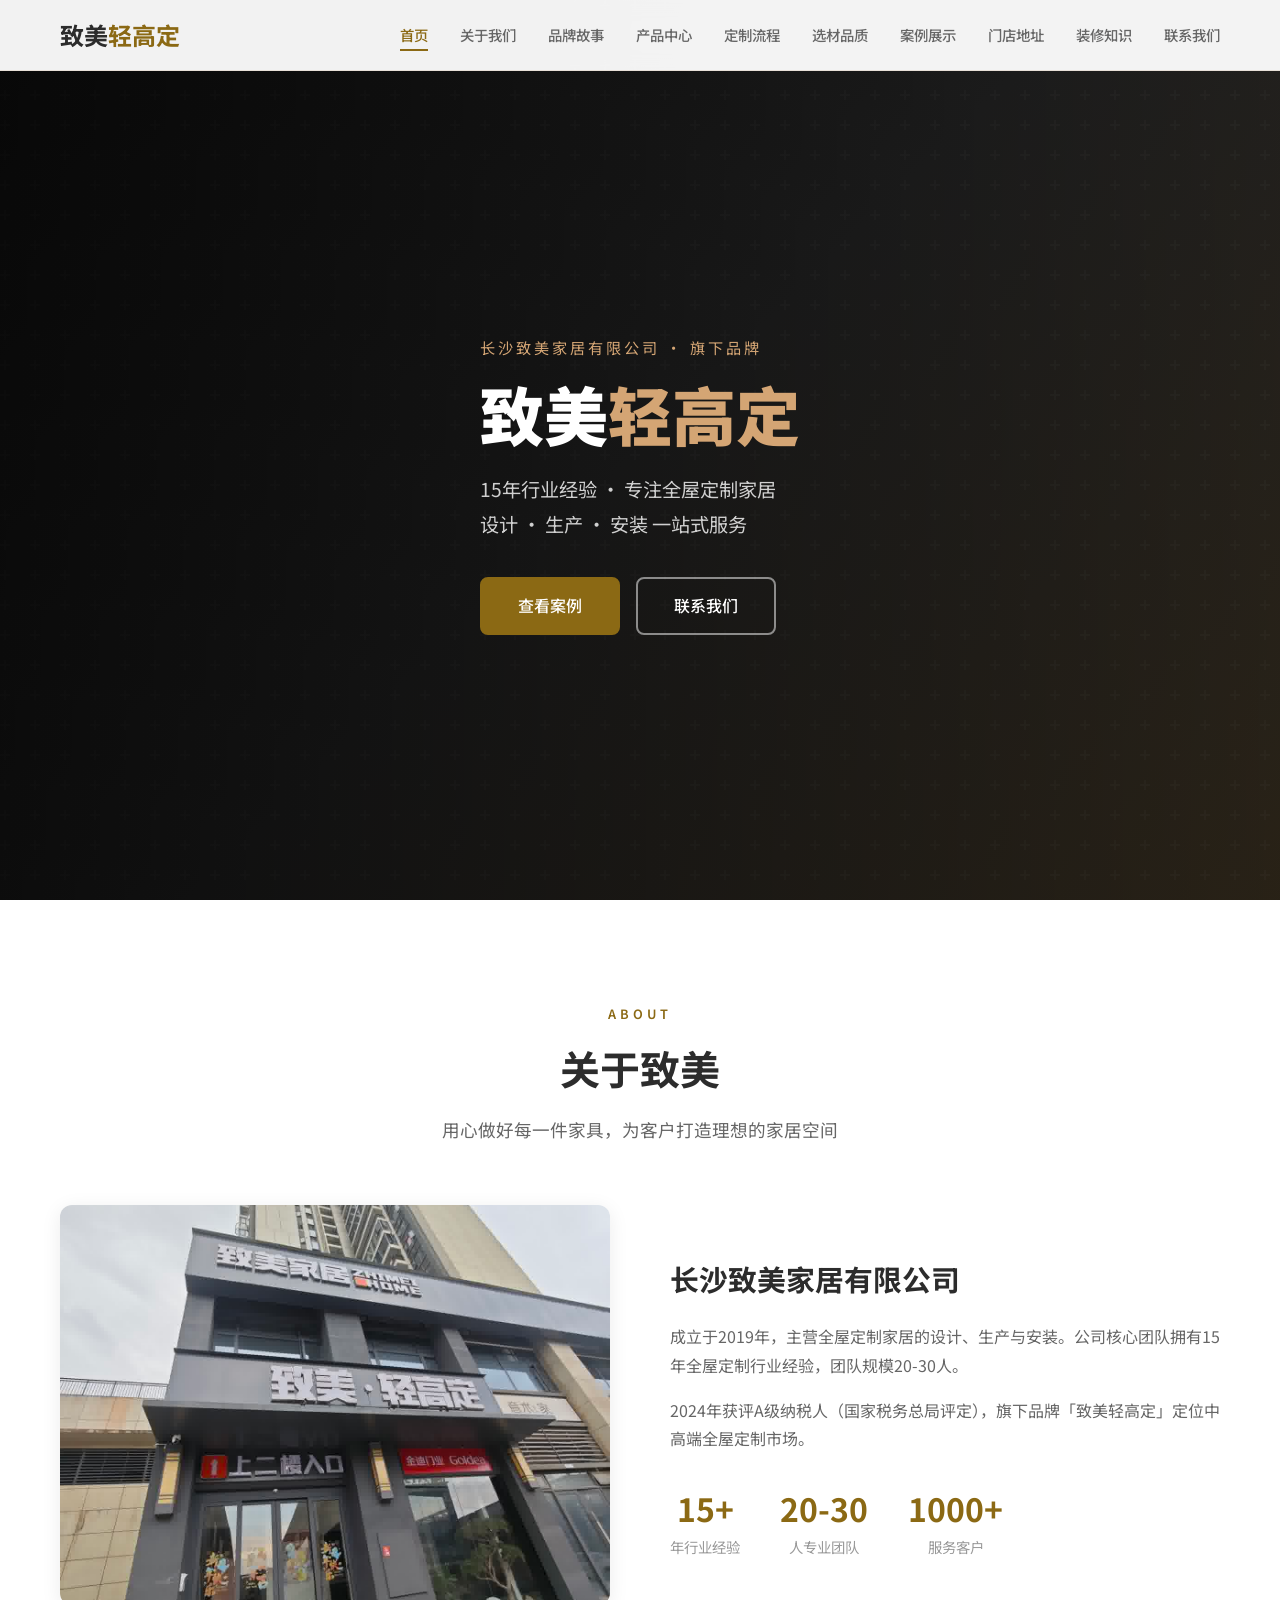
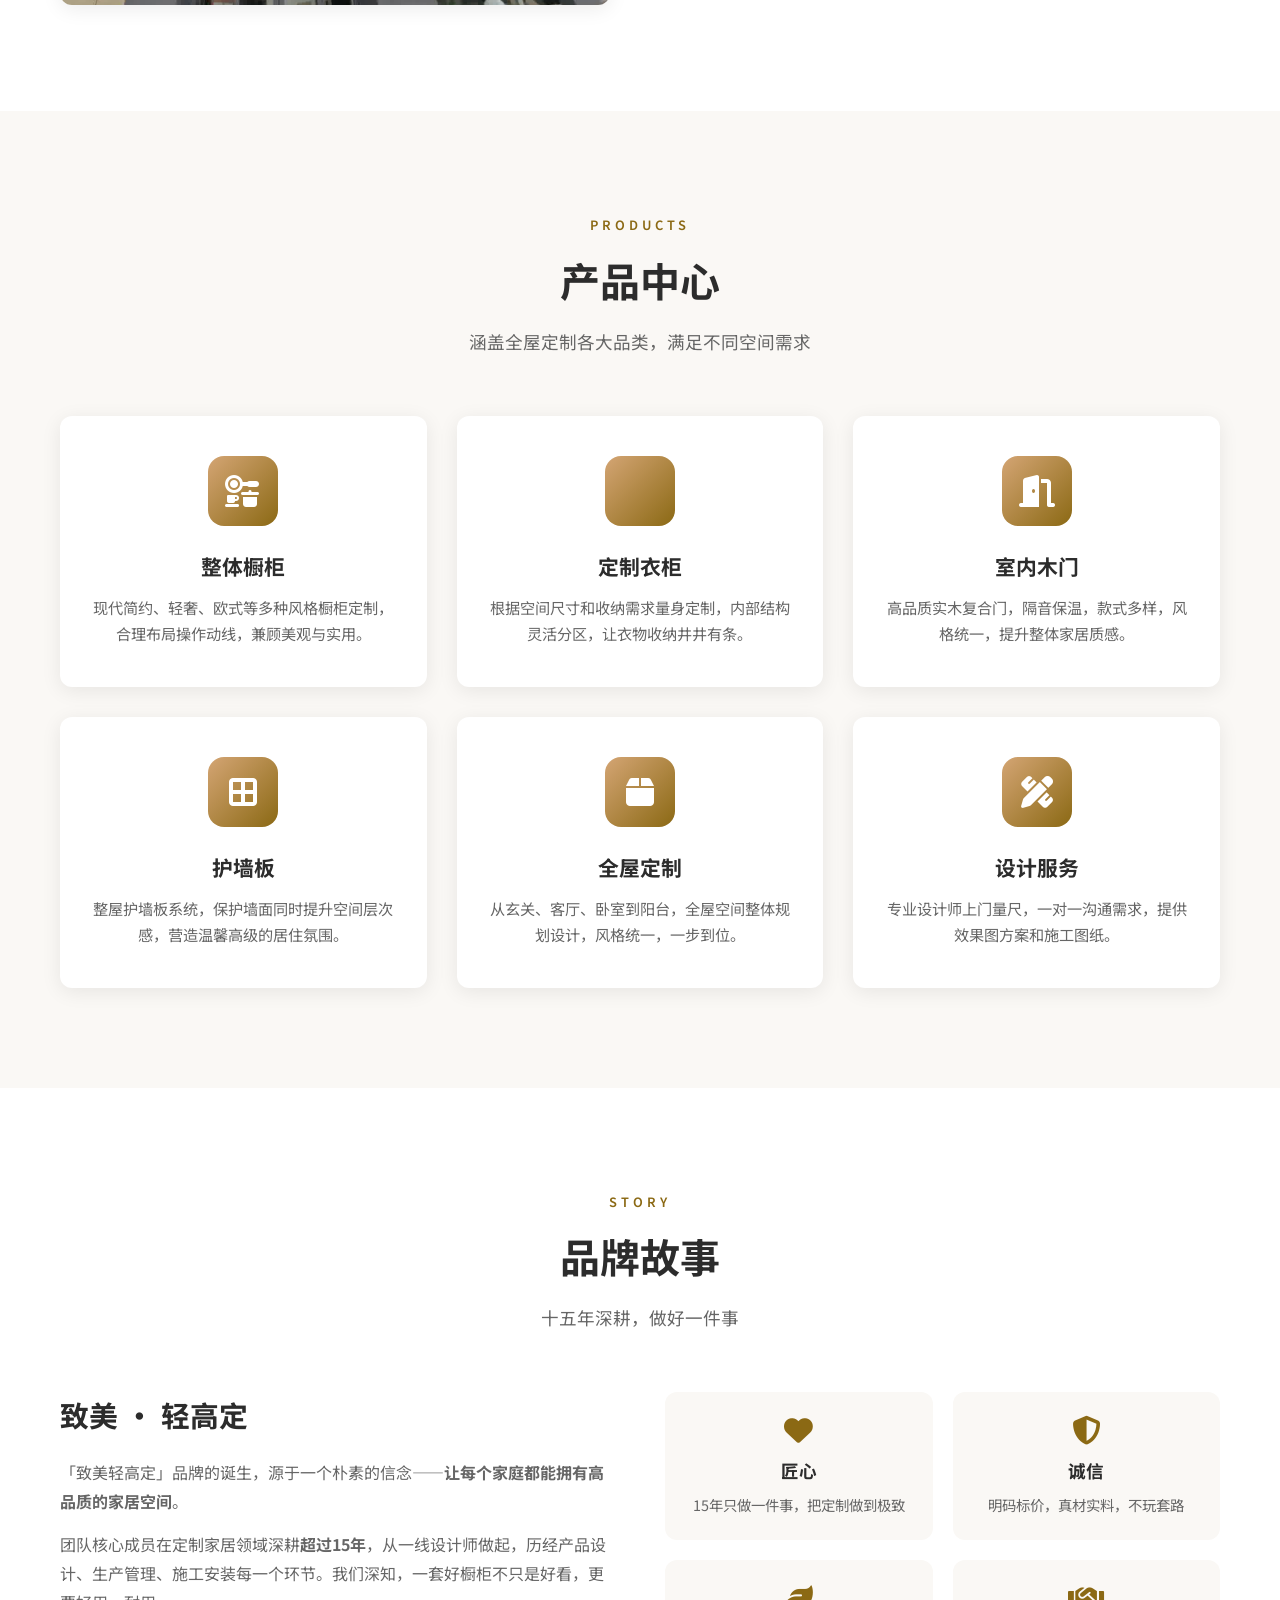
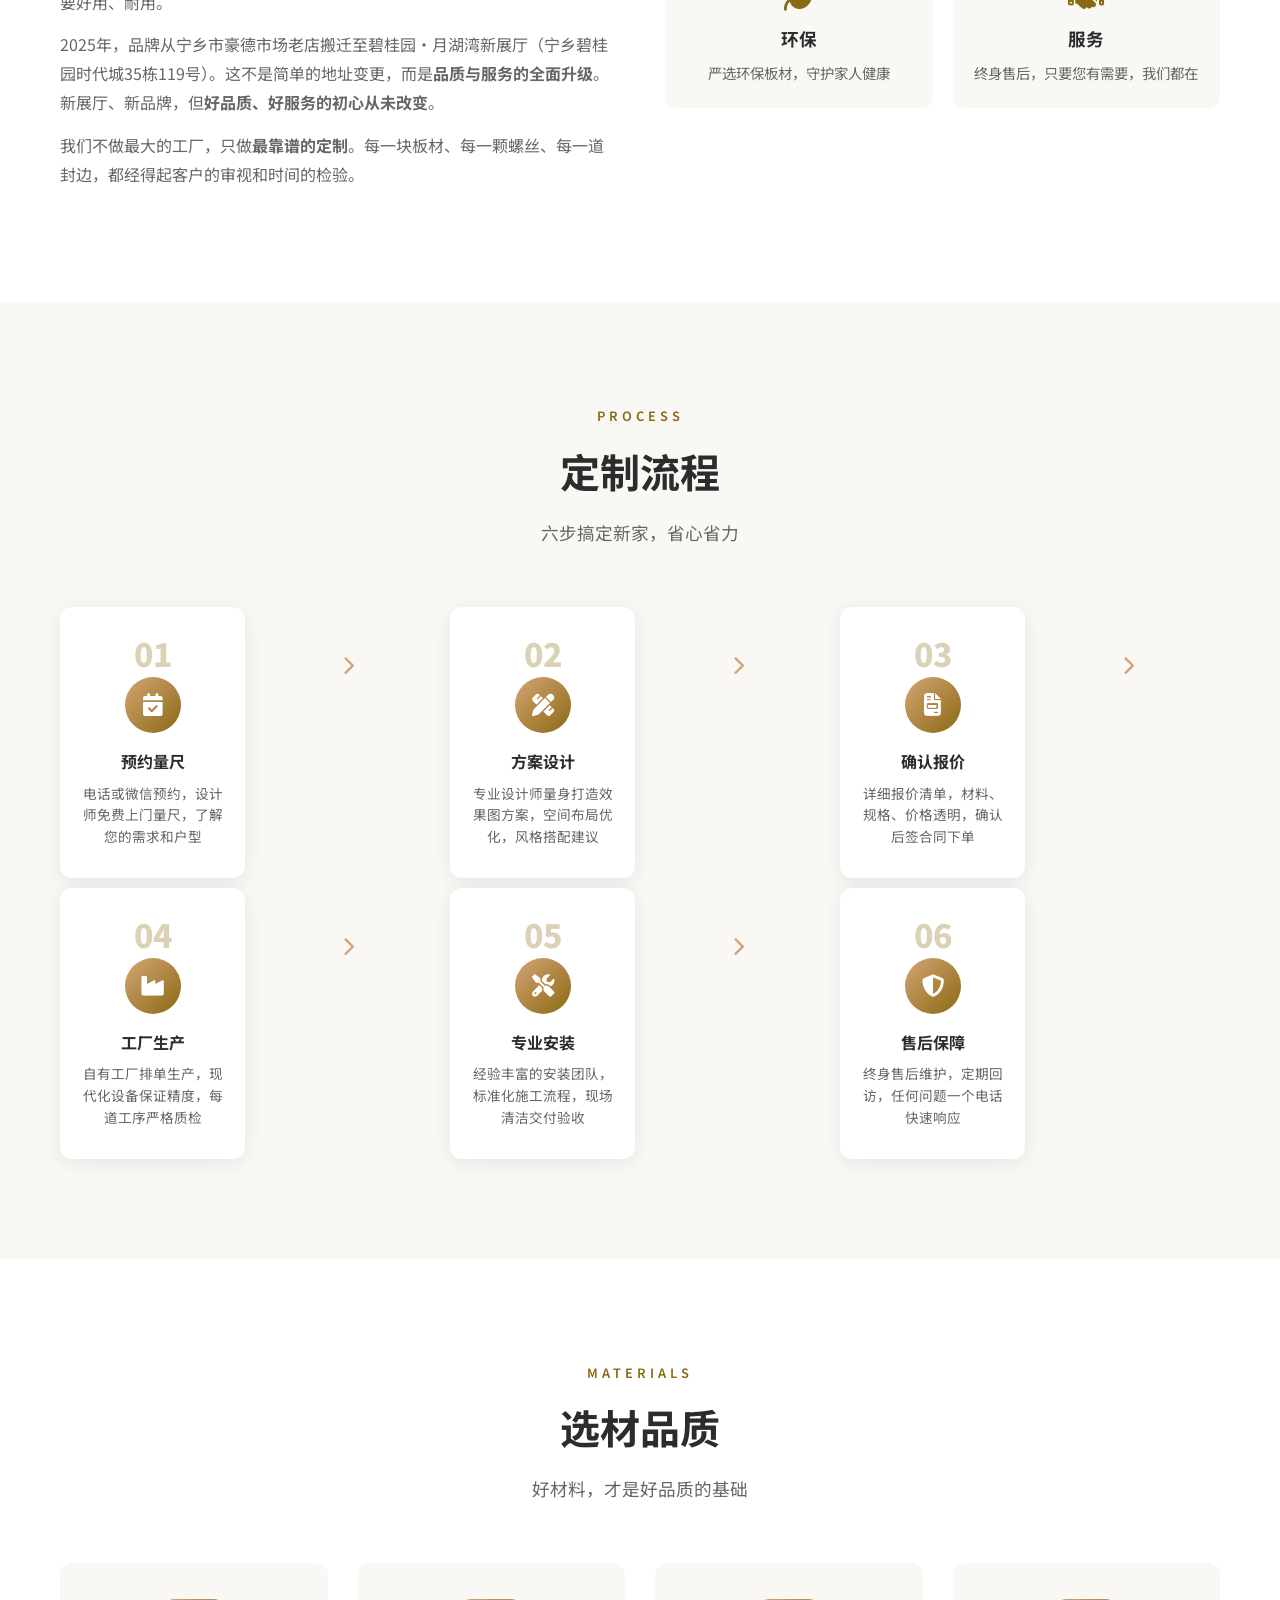
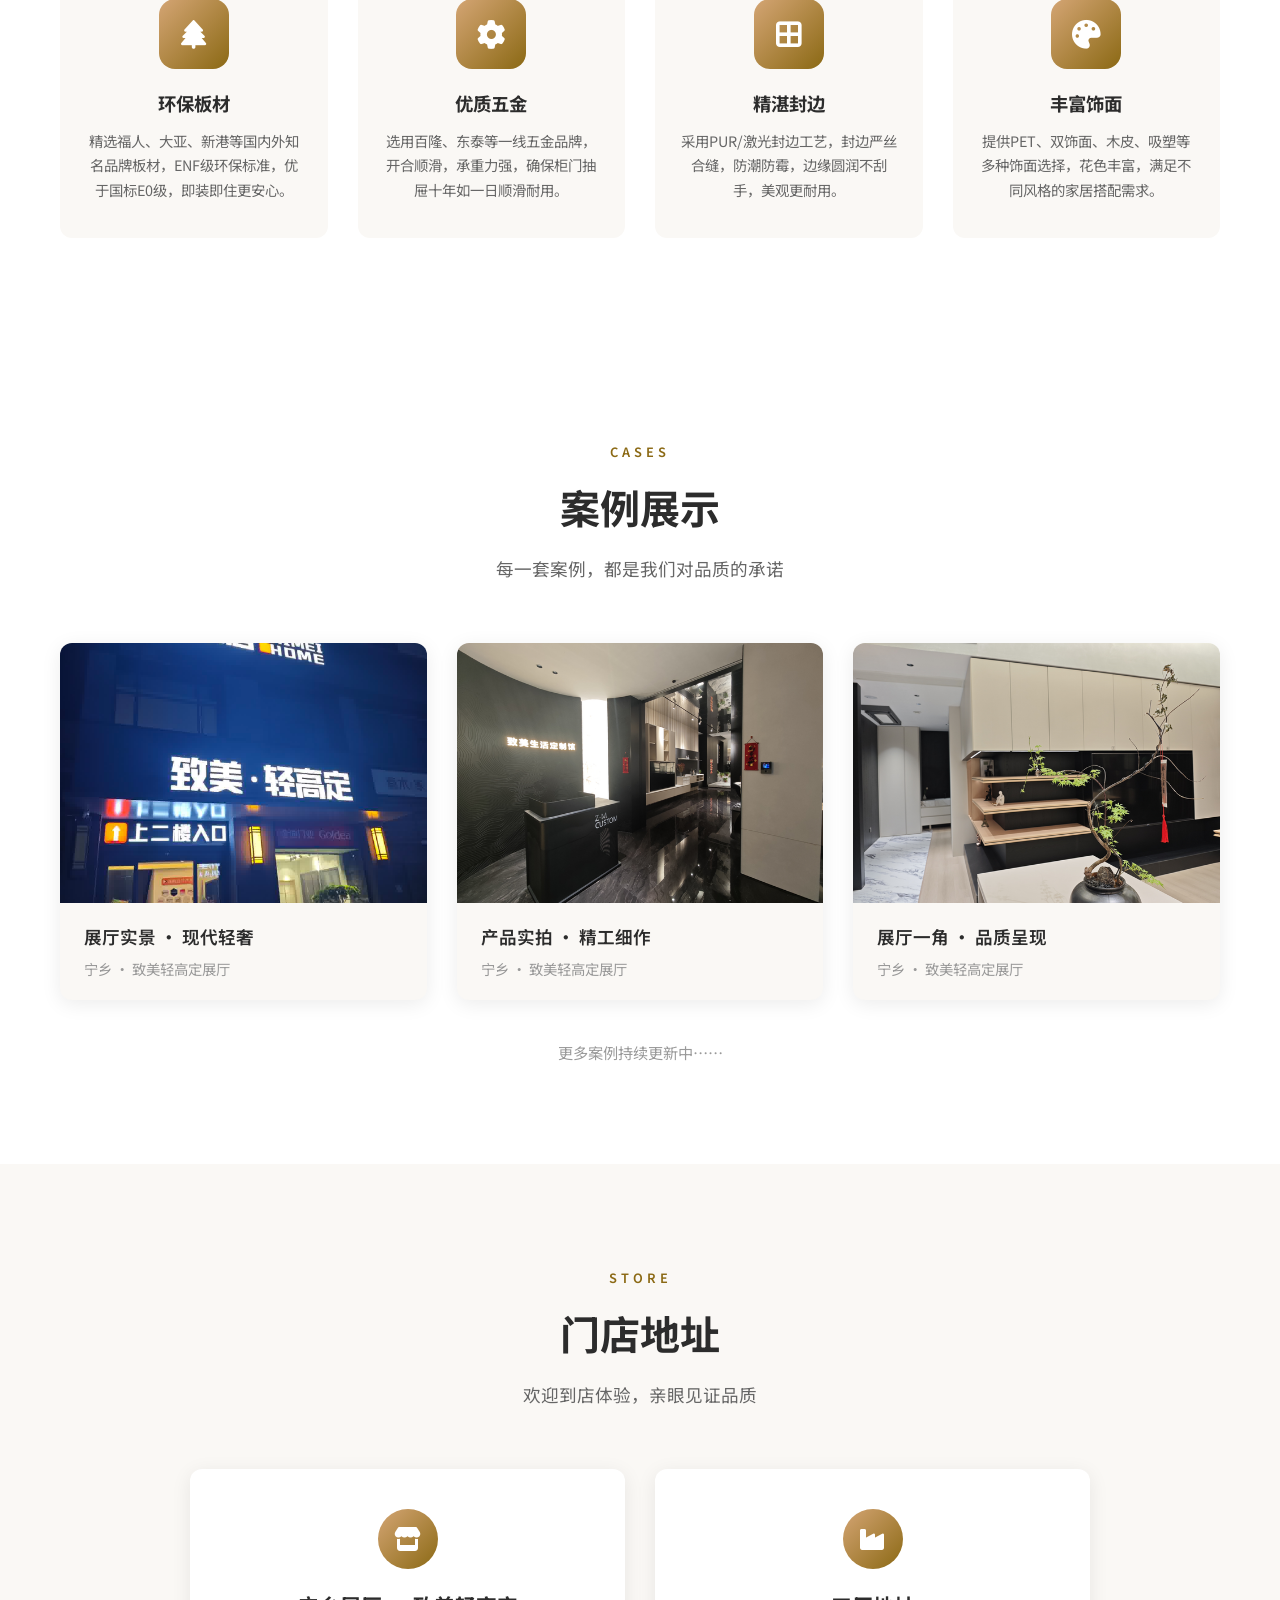
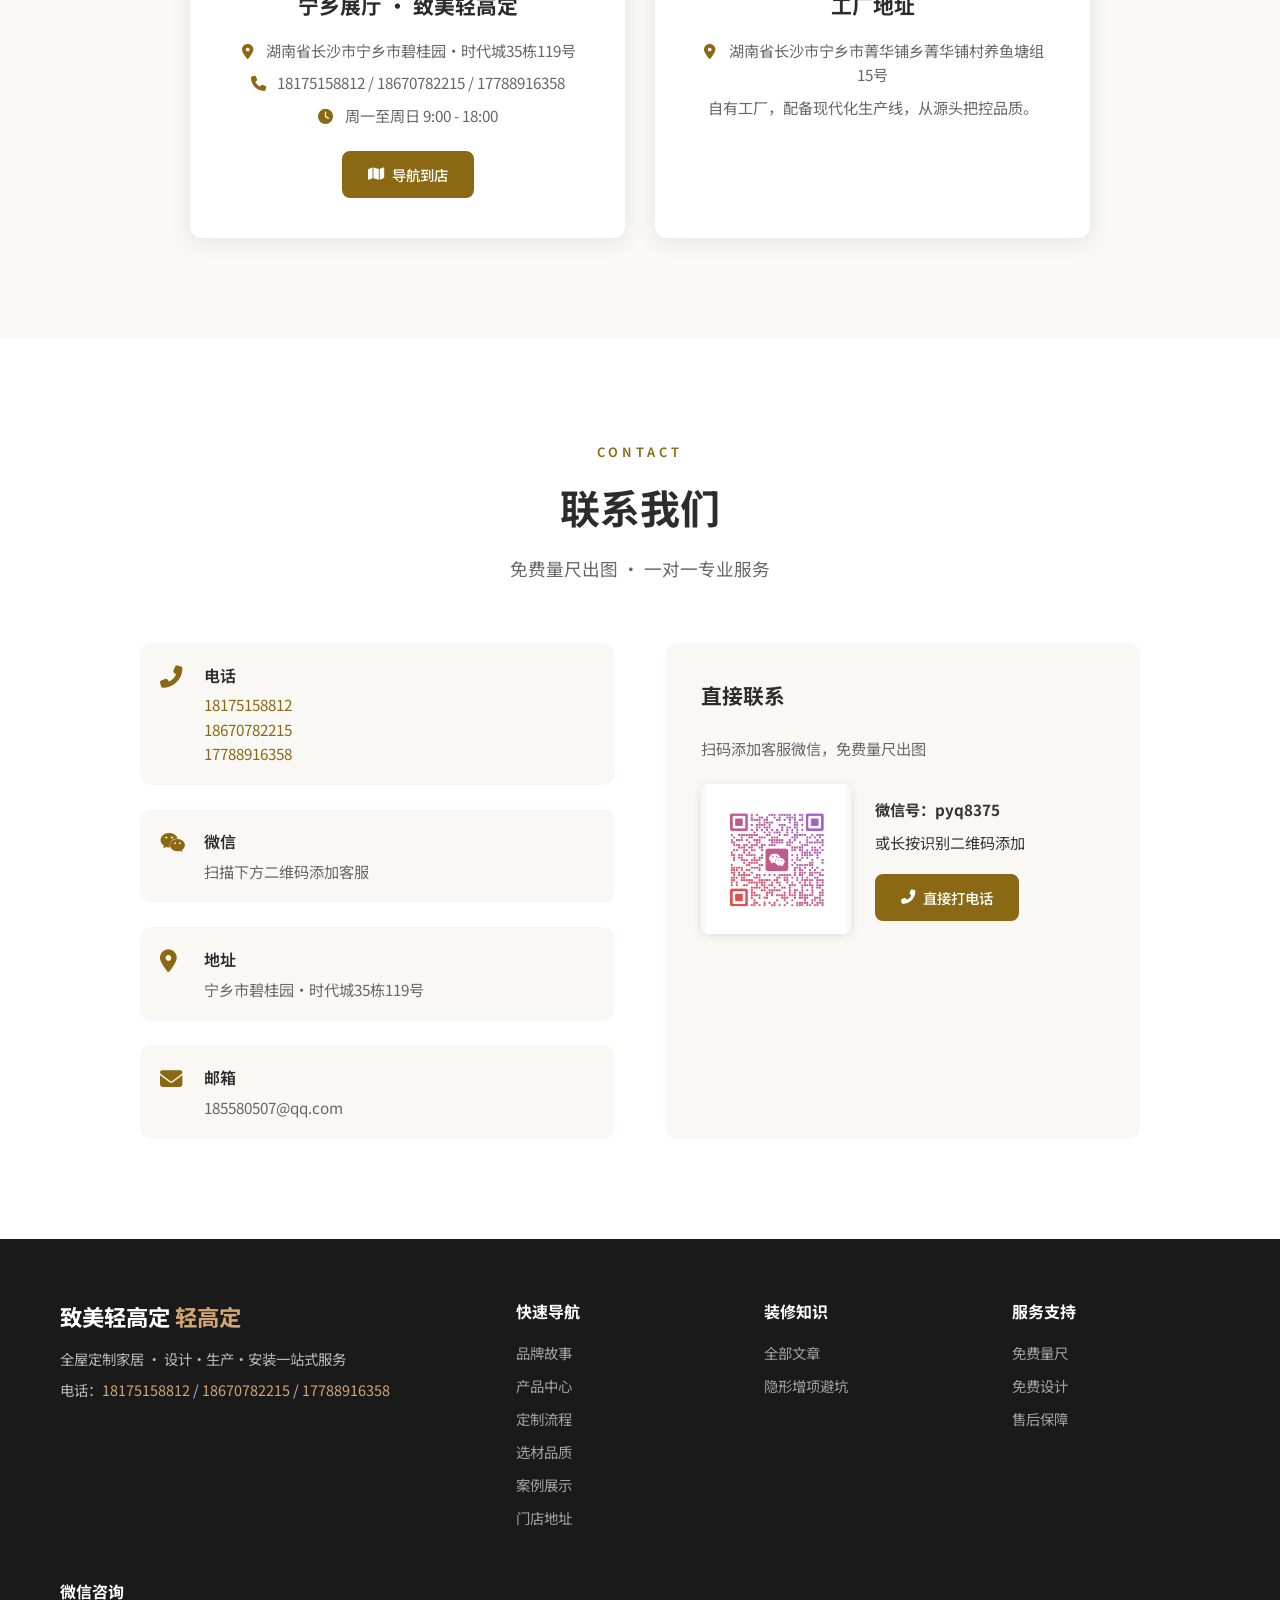
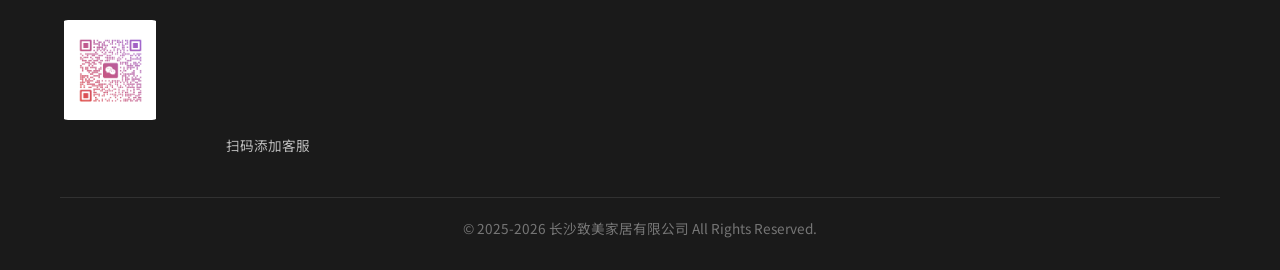
<file: index.html>
<!DOCTYPE html>
<html lang="zh-CN">
<head>
  <meta charset="UTF-8">
  <meta name="viewport" content="width=device-width, initial-scale=1.0">
  <title>致美轻高定 — 全屋定制家居 | 长沙致美家居有限公司</title>
  <meta name="description" content="致美轻高定，长沙致美家居有限公司旗下品牌，专注全屋定制家居设计、生产与安装，核心团队15年行业经验。">
  <meta name="keywords" content="致美轻高定,长沙全屋定制,宁乡全屋定制,定制家居,橱柜定制,衣柜定制,长沙致美家居">
  <meta name="baidu-site-verification" content="codeva-ZLp6bIUBkJ" />
  <link rel="preconnect" href="https://fonts.googleapis.com">
  <link rel="preconnect" href="https://fonts.gstatic.com" crossorigin>
  <link href="https://fonts.googleapis.com/css2?family=Noto+Sans+SC:wght@300;400;500;700;900&display=swap" rel="stylesheet">
  <link rel="stylesheet" href="https://cdnjs.cloudflare.com/ajax/libs/font-awesome/6.5.1/css/all.min.css">
  <link rel="stylesheet" href="css/style.css">
  <script>
(function(){
    var bp = document.createElement('script');
    var curProtocol = window.location.protocol.split(':')[0];
    if (curProtocol === 'https') {
        bp.src = 'https://zz.bdstatic.com/linksubmit/push.js';
    } else {
        bp.src = 'http://push.zhanzhang.baidu.com/push.js';
    }
    var s = document.getElementsByTagName('script')[0];
    s.parentNode.insertBefore(bp, s);
})();
</script>
</head>
<body>
  <!-- ====== 导航栏 ====== -->
  <header class="header">
    <div class="container">
      <a href="#" class="logo">
        <span class="logo-text">致美<span class="logo-accent">轻高定</span></span>
      </a>
      <nav class="nav" id="nav">
        <a href="#home" class="nav-link active">首页</a>
        <a href="#about" class="nav-link">关于我们</a>
        <a href="#story" class="nav-link">品牌故事</a>
        <a href="#products" class="nav-link">产品中心</a>
        <a href="#process" class="nav-link">定制流程</a>
        <a href="#materials" class="nav-link">选材品质</a>
        <a href="#cases" class="nav-link">案例展示</a>
        <a href="#store" class="nav-link">门店地址</a>
        <a href="articles.html" class="nav-link">装修知识</a>
        <a href="#contact" class="nav-link">联系我们</a>
      </nav>
      <div class="hamburger" id="hamburger">
        <span></span>
        <span></span>
        <span></span>
      </div>
    </div>
  </header>

  <!-- ====== 首页 Hero ====== -->
  <section class="hero" id="home">
    <div class="hero-overlay"></div>
    <div class="hero-bg"></div>
    <div class="container hero-content">
      <div class="hero-text animate-in">
        <p class="hero-subtitle">长沙致美家居有限公司 · 旗下品牌</p>
        <h1 class="hero-title">致美<span class="text-accent">轻高定</span></h1>
        <p class="hero-desc">15年行业经验 · 专注全屋定制家居 <br>设计 · 生产 · 安装 一站式服务</p>
        <div class="hero-btns">
          <a href="#cases" class="btn btn-primary">查看案例</a>
          <a href="#contact" class="btn btn-outline">联系我们</a>
        </div>
      </div>
    </div>
  </section>

  <!-- ====== 关于我们 ====== -->
  <section class="section about" id="about">
    <div class="container">
      <div class="section-header animate-in">
        <span class="section-tag">ABOUT</span>
        <h2 class="section-title">关于致美</h2>
        <p class="section-desc">用心做好每一件家具，为客户打造理想的家居空间</p>
      </div>
      <div class="about-grid">
        <div class="about-image animate-in">
          <img src="images/%E5%85%AC%E5%8F%B8%E5%B1%95%E5%8E%85%E5%AE%9E%E6%99%AF%E7%85%A7%E7%89%87/zhan1.jpg" alt="致美轻高定展厅实景" class="about-img">
        </div>
        <div class="about-text animate-in">
          <h3>长沙致美家居有限公司</h3>
          <p>成立于2019年，主营全屋定制家居的设计、生产与安装。公司核心团队拥有15年全屋定制行业经验，团队规模20-30人。</p>
          <p>2024年获评A级纳税人（国家税务总局评定），旗下品牌「致美轻高定」定位中高端全屋定制市场。</p>
          <div class="about-stats">
            <div class="stat">
              <span class="stat-num">15+</span>
              <span class="stat-label">年行业经验</span>
            </div>
            <div class="stat">
              <span class="stat-num">20-30</span>
              <span class="stat-label">人专业团队</span>
            </div>
            <div class="stat">
              <span class="stat-num">1000+</span>
              <span class="stat-label">服务客户</span>
            </div>
          </div>
        </div>
      </div>
    </div>
  </section>

  <!-- ====== 产品中心 ====== -->
  <section class="section products" id="products">
    <div class="container">
      <div class="section-header animate-in">
        <span class="section-tag">PRODUCTS</span>
        <h2 class="section-title">产品中心</h2>
        <p class="section-desc">涵盖全屋定制各大品类，满足不同空间需求</p>
      </div>
      <div class="products-grid">
        <div class="product-card animate-in">
          <div class="product-icon">
            <i class="fas fa-kitchen-set"></i>
          </div>
          <h3>整体橱柜</h3>
          <p>现代简约、轻奢、欧式等多种风格橱柜定制，合理布局操作动线，兼顾美观与实用。</p>
        </div>
        <div class="product-card animate-in">
          <div class="product-icon">
            <i class="fas fa-wardrobe"></i>
          </div>
          <h3>定制衣柜</h3>
          <p>根据空间尺寸和收纳需求量身定制，内部结构灵活分区，让衣物收纳井井有条。</p>
        </div>
        <div class="product-card animate-in">
          <div class="product-icon">
            <i class="fas fa-door-open"></i>
          </div>
          <h3>室内木门</h3>
          <p>高品质实木复合门，隔音保温，款式多样，风格统一，提升整体家居质感。</p>
        </div>
        <div class="product-card animate-in">
          <div class="product-icon">
            <i class="fas fa-border-all"></i>
          </div>
          <h3>护墙板</h3>
          <p>整屋护墙板系统，保护墙面同时提升空间层次感，营造温馨高级的居住氛围。</p>
        </div>
        <div class="product-card animate-in">
          <div class="product-icon">
            <i class="fas fa-box"></i>
          </div>
          <h3>全屋定制</h3>
          <p>从玄关、客厅、卧室到阳台，全屋空间整体规划设计，风格统一，一步到位。</p>
        </div>
        <div class="product-card animate-in">
          <div class="product-icon">
            <i class="fas fa-pencil-ruler"></i>
          </div>
          <h3>设计服务</h3>
          <p>专业设计师上门量尺，一对一沟通需求，提供效果图方案和施工图纸。</p>
        </div>
      </div>
    </div>
  </section>

  <!-- ====== 品牌故事 ====== -->
  <section class="section brand-story" id="story">
    <div class="container">
      <div class="section-header animate-in">
        <span class="section-tag">STORY</span>
        <h2 class="section-title">品牌故事</h2>
        <p class="section-desc">十五年深耕，做好一件事</p>
      </div>
      <div class="story-grid">
        <div class="story-text animate-in">
          <h3>致美 · 轻高定</h3>
          <p>「致美轻高定」品牌的诞生，源于一个朴素的信念——<strong>让每个家庭都能拥有高品质的家居空间</strong>。</p>
          <p>团队核心成员在定制家居领域深耕<strong>超过15年</strong>，从一线设计师做起，历经产品设计、生产管理、施工安装每一个环节。我们深知，一套好橱柜不只是好看，更要好用、耐用。</p>
          <p>2025年，品牌从宁乡市豪德市场老店搬迁至碧桂园·月湖湾新展厅（宁乡碧桂园时代城35栋119号）。这不是简单的地址变更，而是<strong>品质与服务的全面升级</strong>。新展厅、新品牌，但<strong>好品质、好服务的初心从未改变</strong>。</p>
          <p>我们不做最大的工厂，只做<strong>最靠谱的定制</strong>。每一块板材、每一颗螺丝、每一道封边，都经得起客户的审视和时间的检验。</p>
        </div>
        <div class="story-values animate-in">
          <div class="value-item">
            <i class="fas fa-heart"></i>
            <h4>匠心</h4>
            <p>15年只做一件事，把定制做到极致</p>
          </div>
          <div class="value-item">
            <i class="fas fa-shield-alt"></i>
            <h4>诚信</h4>
            <p>明码标价，真材实料，不玩套路</p>
          </div>
          <div class="value-item">
            <i class="fas fa-leaf"></i>
            <h4>环保</h4>
            <p>严选环保板材，守护家人健康</p>
          </div>
          <div class="value-item">
            <i class="fas fa-handshake"></i>
            <h4>服务</h4>
            <p>终身售后，只要您有需要，我们都在</p>
          </div>
        </div>
      </div>
    </div>
  </section>

  <!-- ====== 定制流程 ====== -->
  <section class="section process" id="process">
    <div class="container">
      <div class="section-header animate-in">
        <span class="section-tag">PROCESS</span>
        <h2 class="section-title">定制流程</h2>
        <p class="section-desc">六步搞定新家，省心省力</p>
      </div>
      <div class="process-steps">
        <div class="step animate-in">
          <div class="step-num">01</div>
          <div class="step-icon"><i class="fas fa-calendar-check"></i></div>
          <h3>预约量尺</h3>
          <p>电话或微信预约，设计师免费上门量尺，了解您的需求和户型</p>
        </div>
        <div class="step-arrow"><i class="fas fa-chevron-right"></i></div>
        <div class="step animate-in">
          <div class="step-num">02</div>
          <div class="step-icon"><i class="fas fa-pencil-ruler"></i></div>
          <h3>方案设计</h3>
          <p>专业设计师量身打造效果图方案，空间布局优化，风格搭配建议</p>
        </div>
        <div class="step-arrow"><i class="fas fa-chevron-right"></i></div>
        <div class="step animate-in">
          <div class="step-num">03</div>
          <div class="step-icon"><i class="fas fa-file-invoice"></i></div>
          <h3>确认报价</h3>
          <p>详细报价清单，材料、规格、价格透明，确认后签合同下单</p>
        </div>
        <div class="step-arrow"><i class="fas fa-chevron-right"></i></div>
        <div class="step animate-in">
          <div class="step-num">04</div>
          <div class="step-icon"><i class="fas fa-industry"></i></div>
          <h3>工厂生产</h3>
          <p>自有工厂排单生产，现代化设备保证精度，每道工序严格质检</p>
        </div>
        <div class="step-arrow"><i class="fas fa-chevron-right"></i></div>
        <div class="step animate-in">
          <div class="step-num">05</div>
          <div class="step-icon"><i class="fas fa-tools"></i></div>
          <h3>专业安装</h3>
          <p>经验丰富的安装团队，标准化施工流程，现场清洁交付验收</p>
        </div>
        <div class="step-arrow"><i class="fas fa-chevron-right"></i></div>
        <div class="step animate-in">
          <div class="step-num">06</div>
          <div class="step-icon"><i class="fas fa-shield-alt"></i></div>
          <h3>售后保障</h3>
          <p>终身售后维护，定期回访，任何问题一个电话快速响应</p>
        </div>
      </div>
    </div>
  </section>

  <!-- ====== 材料展示 ====== -->
  <section class="section materials" id="materials">
    <div class="container">
      <div class="section-header animate-in">
        <span class="section-tag">MATERIALS</span>
        <h2 class="section-title">选材品质</h2>
        <p class="section-desc">好材料，才是好品质的基础</p>
      </div>
      <div class="materials-grid">
        <div class="material-item animate-in">
          <div class="material-img">
            <i class="fas fa-tree"></i>
          </div>
          <h3>环保板材</h3>
          <p>精选福人、大亚、新港等国内外知名品牌板材，ENF级环保标准，优于国标E0级，即装即住更安心。</p>
        </div>
        <div class="material-item animate-in">
          <div class="material-img">
            <i class="fas fa-cog"></i>
          </div>
          <h3>优质五金</h3>
          <p>选用百隆、东泰等一线五金品牌，开合顺滑，承重力强，确保柜门抽屉十年如一日顺滑耐用。</p>
        </div>
        <div class="material-item animate-in">
          <div class="material-img">
            <i class="fas fa-border-all"></i>
          </div>
          <h3>精湛封边</h3>
          <p>采用PUR/激光封边工艺，封边严丝合缝，防潮防霉，边缘圆润不刮手，美观更耐用。</p>
        </div>
        <div class="material-item animate-in">
          <div class="material-img">
            <i class="fas fa-palette"></i>
          </div>
          <h3>丰富饰面</h3>
          <p>提供PET、双饰面、木皮、吸塑等多种饰面选择，花色丰富，满足不同风格的家居搭配需求。</p>
        </div>
      </div>
    </div>
  </section>

  <!-- ====== 案例展示 ====== -->
  <section class="section cases" id="cases">
    <div class="container">
      <div class="section-header animate-in">
        <span class="section-tag">CASES</span>
        <h2 class="section-title">案例展示</h2>
        <p class="section-desc">每一套案例，都是我们对品质的承诺</p>
      </div>
      <div class="cases-grid">
        <div class="case-item animate-in">
          <img src="images/%E5%85%AC%E5%8F%B8%E5%B1%95%E5%8E%85%E5%AE%9E%E6%99%AF%E7%85%A7%E7%89%87/zhan2.jpg" alt="致美轻高定实景案例" class="case-img">
          <div class="case-info">
            <h3>展厅实景 · 现代轻奢</h3>
            <p>宁乡 · 致美轻高定展厅</p>
          </div>
        </div>
        <div class="case-item animate-in">
          <img src="images/%E5%85%AC%E5%8F%B8%E5%B1%95%E5%8E%85%E5%AE%9E%E6%99%AF%E7%85%A7%E7%89%87/zhan3.png" alt="致美轻高定案例-产品实拍" class="case-img">
          <div class="case-info">
            <h3>产品实拍 · 精工细作</h3>
            <p>宁乡 · 致美轻高定展厅</p>
          </div>
        </div>
        <div class="case-item animate-in">
          <img src="images/%E5%85%AC%E5%8F%B8%E5%B1%95%E5%8E%85%E5%AE%9E%E6%99%AF%E7%85%A7%E7%89%87/zhan4.png" alt="致美轻高定案例-展厅" class="case-img">
          <div class="case-info">
            <h3>展厅一角 · 品质呈现</h3>
            <p>宁乡 · 致美轻高定展厅</p>
          </div>
        </div>
      </div>
      <div class="cases-more animate-in">
        <p>更多案例持续更新中……</p>
      </div>
    </div>
  </section>

  <!-- ====== 门店地址 ====== -->
  <section class="section store" id="store">
    <div class="container">
      <div class="section-header animate-in">
        <span class="section-tag">STORE</span>
        <h2 class="section-title">门店地址</h2>
        <p class="section-desc">欢迎到店体验，亲眼见证品质</p>
      </div>
      <div class="store-grid">
        <div class="store-card animate-in">
          <div class="store-icon">
            <i class="fas fa-store"></i>
          </div>
          <h3>宁乡展厅 · 致美轻高定</h3>
          <p class="store-address">
            <i class="fas fa-map-marker-alt"></i>
            湖南省长沙市宁乡市碧桂园·时代城35栋119号
          </p>
          <p class="store-phone">
            <i class="fas fa-phone"></i>
            18175158812 / 18670782215 / 17788916358
          </p>
          <p class="store-hours">
            <i class="fas fa-clock"></i>
            周一至周日 9:00 - 18:00
          </p>
          <a href="https://uri.amap.com/marker?position=112.533439,28.256488&name=%E8%87%B4%E7%BE%8E%E8%BD%BB%E9%AB%98%E5%AE%9A&src=zhimei_website" target="_blank" class="btn btn-primary btn-sm">
            <i class="fas fa-map"></i> 导航到店
          </a>
        </div>
        <div class="store-card animate-in">
          <div class="store-icon">
            <i class="fas fa-industry"></i>
          </div>
          <h3>工厂地址</h3>
          <p class="store-address">
            <i class="fas fa-map-marker-alt"></i>
            湖南省长沙市宁乡市菁华铺乡菁华铺村养鱼塘组15号
          </p>
          <p>自有工厂，配备现代化生产线，从源头把控品质。</p>
        </div>
      </div>
    </div>
  </section>

  <!-- ====== 联系我们 ====== -->
  <section class="section contact" id="contact">
    <div class="container">
      <div class="section-header animate-in">
        <span class="section-tag">CONTACT</span>
        <h2 class="section-title">联系我们</h2>
        <p class="section-desc">免费量尺出图 · 一对一专业服务</p>
      </div>
      <div class="contact-grid">
        <div class="contact-info animate-in">
          <div class="contact-item">
            <i class="fas fa-phone-alt"></i>
            <div>
              <h4>电话</h4>
              <p><a href="tel:18175158812">18175158812</a></p>
              <p><a href="tel:18670782215">18670782215</a></p>
              <p><a href="tel:17788916358">17788916358</a></p>
            </div>
          </div>
          <div class="contact-item">
            <i class="fab fa-weixin"></i>
            <div>
              <h4>微信</h4>
              <p>扫描下方二维码添加客服</p>
            </div>
          </div>
          <div class="contact-item">
            <i class="fas fa-map-marker-alt"></i>
            <div>
              <h4>地址</h4>
              <p>宁乡市碧桂园·时代城35栋119号</p>
            </div>
          </div>
          <div class="contact-item">
            <i class="fas fa-envelope"></i>
            <div>
              <h4>邮箱</h4>
              <p>185580507@qq.com</p>
            </div>
          </div>
        </div>
        <div class="contact-form animate-in" id="wechatContact">
          <h3>直接联系</h3>
          <p class="contact-form-desc">扫码添加客服微信，免费量尺出图</p>
          <div class="wechat-contact-card">
            <img src="images/%E5%BE%AE%E4%BF%A1%E4%BA%8C%E7%BB%B4%E7%A0%81/qrcode.png" alt="致美轻高定客服微信" class="contact-qrcode">
            <div class="wechat-contact-info">
              <p><strong>微信号：pyq8375</strong></p>
              <p>或长按识别二维码添加</p>
              <a href="tel:18175158812" class="btn btn-primary btn-sm">
                <i class="fas fa-phone-alt"></i> 直接打电话
              </a>
            </div>
          </div>
        </div>
      </div>
    </div>
  </section>

  <!-- ====== 微信二维码弹窗 ====== -->
  <div class="wechat-modal" id="wechatModal">
    <div class="wechat-modal-content">
      <span class="close-modal">&times;</span>
      <h3>添加客服微信</h3>
      <img src="images/%E5%BE%AE%E4%BF%A1%E4%BA%8C%E7%BB%B4%E7%A0%81/qrcode.png" alt="致美轻高定客服微信" class="qrcode-img">
      <p>或搜索微信号：<strong>pyq8375</strong></p>
    </div>
  </div>

  <!-- ====== 页脚 ====== -->
  <footer class="footer">
    <div class="container">
      <div class="footer-grid">
        <div class="footer-brand">
          <h3>致美轻高定</h3>
          <p>全屋定制家居 · 设计·生产·安装一站式服务</p>
          <p class="footer-phone">电话：<a href="tel:18175158812">18175158812</a> / <a href="tel:18670782215">18670782215</a> / <a href="tel:17788916358">17788916358</a></p>
        </div>
        <div class="footer-links">
          <h4>快速导航</h4>
          <a href="#story">品牌故事</a>
          <a href="#products">产品中心</a>
          <a href="#process">定制流程</a>
          <a href="#materials">选材品质</a>
          <a href="#cases">案例展示</a>
          <a href="#store">门店地址</a>
        </div>
        <div class="footer-links">
          <h4>装修知识</h4>
          <a href="articles.html">全部文章</a>
          <a href="article-zengxiang-biken.html">隐形增项避坑</a>
        </div>
        <div class="footer-links">
          <h4>服务支持</h4>
          <a href="#contact">免费量尺</a>
          <a href="#contact">免费设计</a>
          <a href="#contact">售后保障</a>
        </div>
        <div class="footer-qr">
          <h4>微信咨询</h4>
          <img src="images/%E5%BE%AE%E4%BF%A1%E4%BA%8C%E7%BB%B4%E7%A0%81/qrcode.png" alt="致美轻高定客服微信" class="footer-qr-img">
          <p>扫码添加客服</p>
        </div>
      </div>
      <div class="footer-bottom">
        <p>&copy; 2025-2026 长沙致美家居有限公司 All Rights Reserved.</p>
      </div>
    </div>
  </footer>

  <!-- ====== 回到顶部 ====== -->
  <a href="#home" class="back-to-top" id="backToTop">
    <i class="fas fa-arrow-up"></i>
  </a>

  <script src="js/main.js"></script>
</body>
</html>
</file>
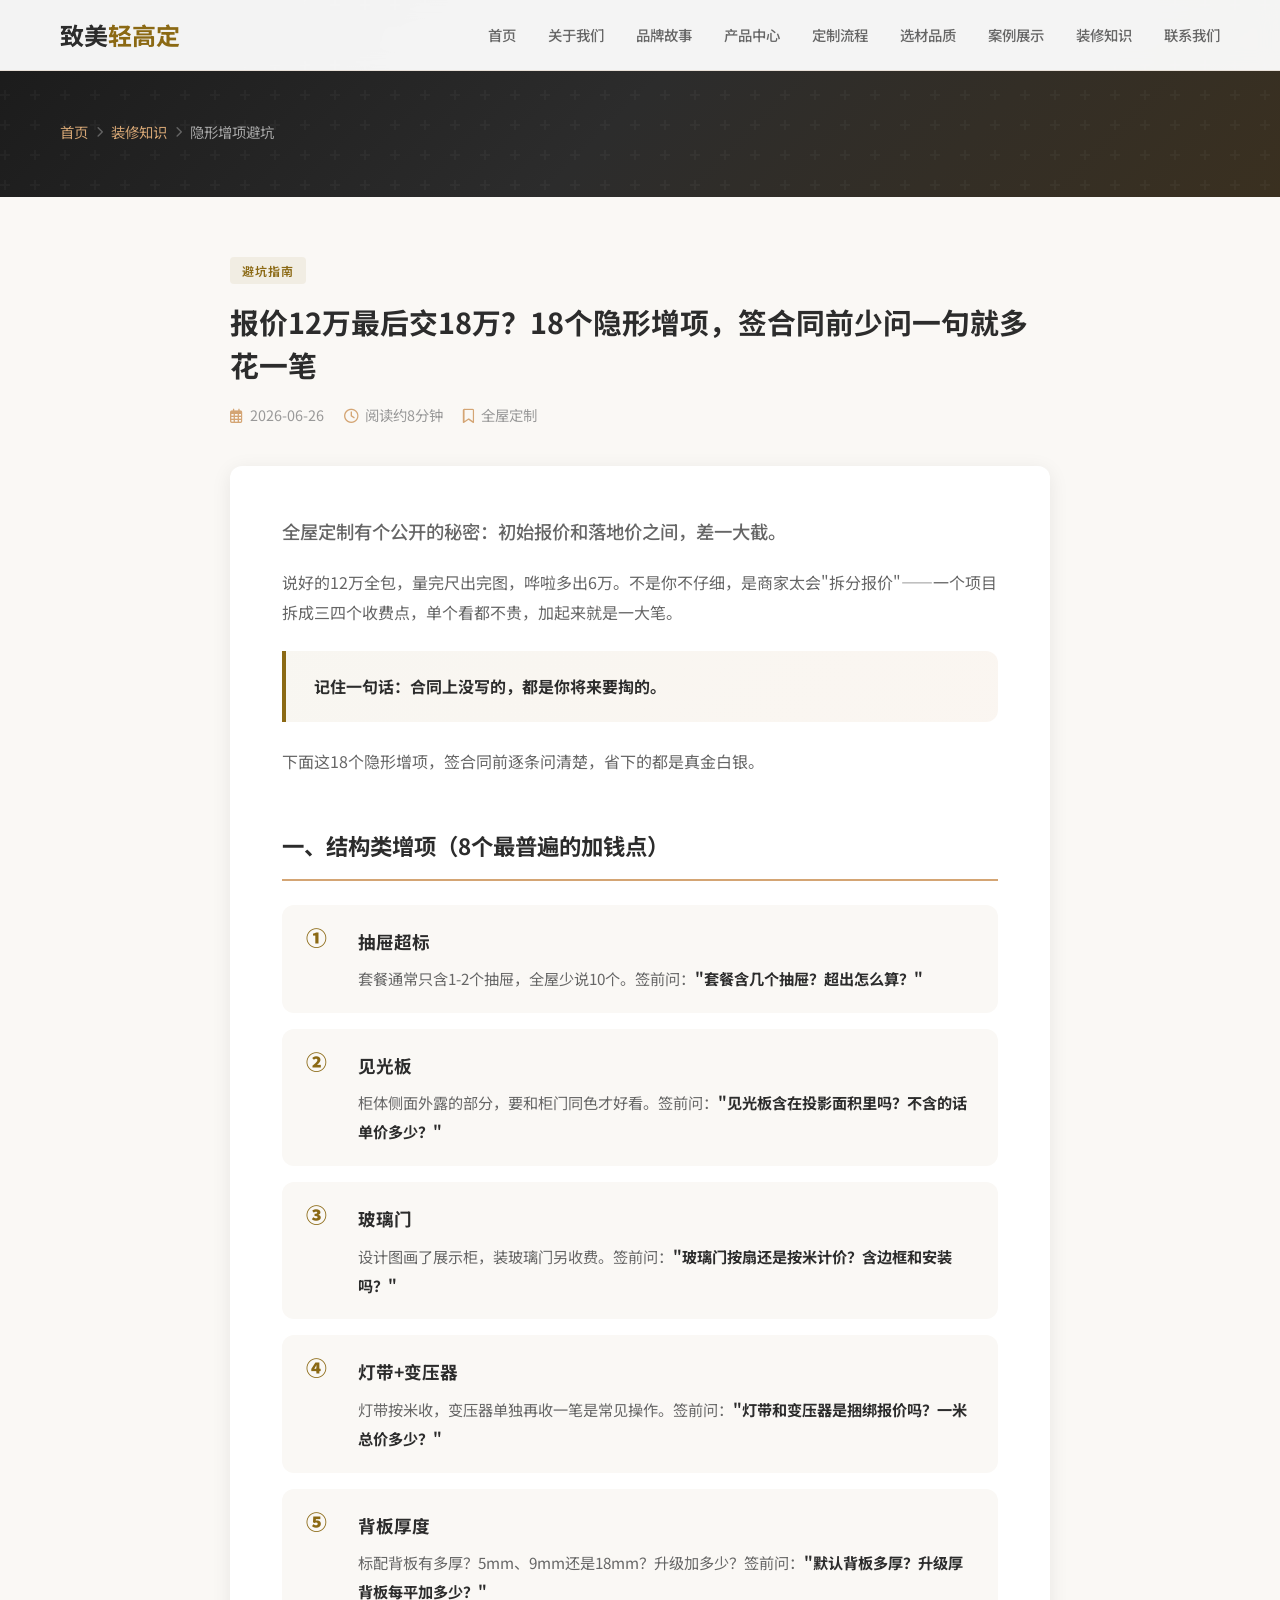
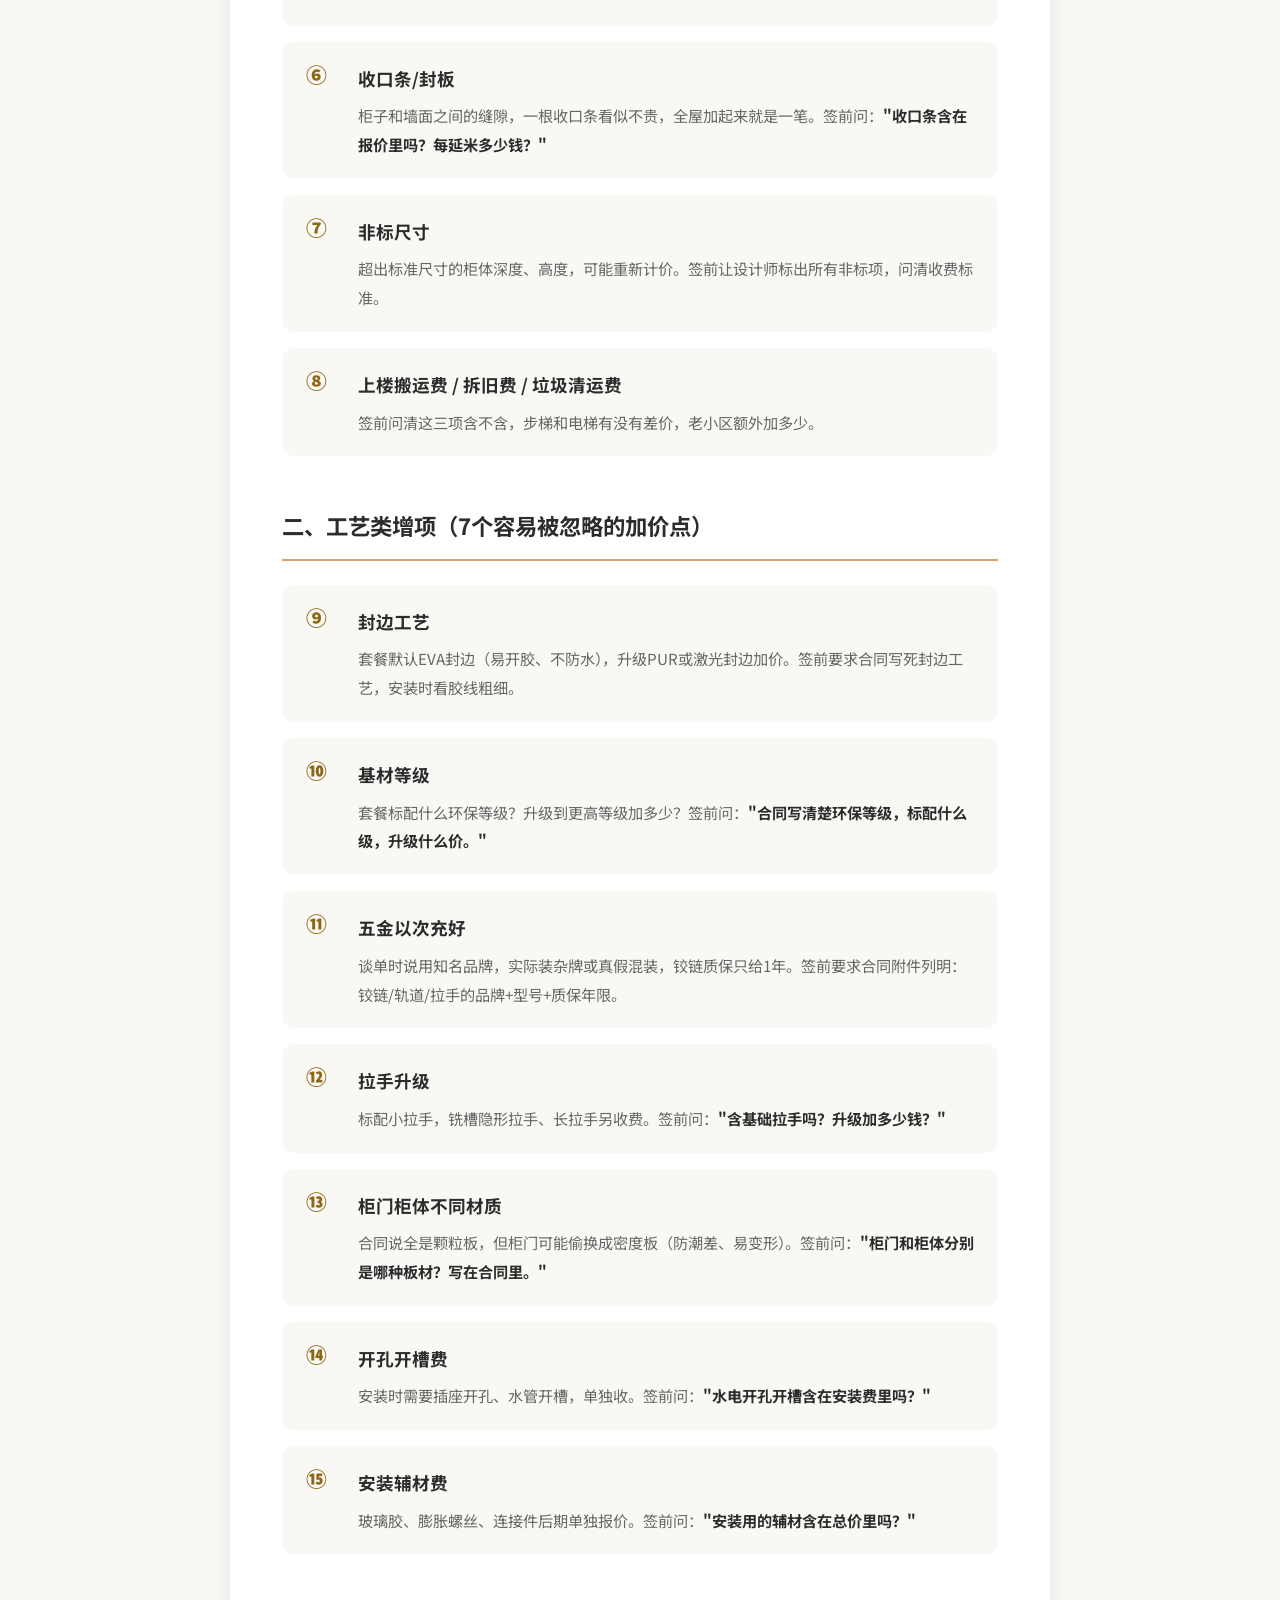
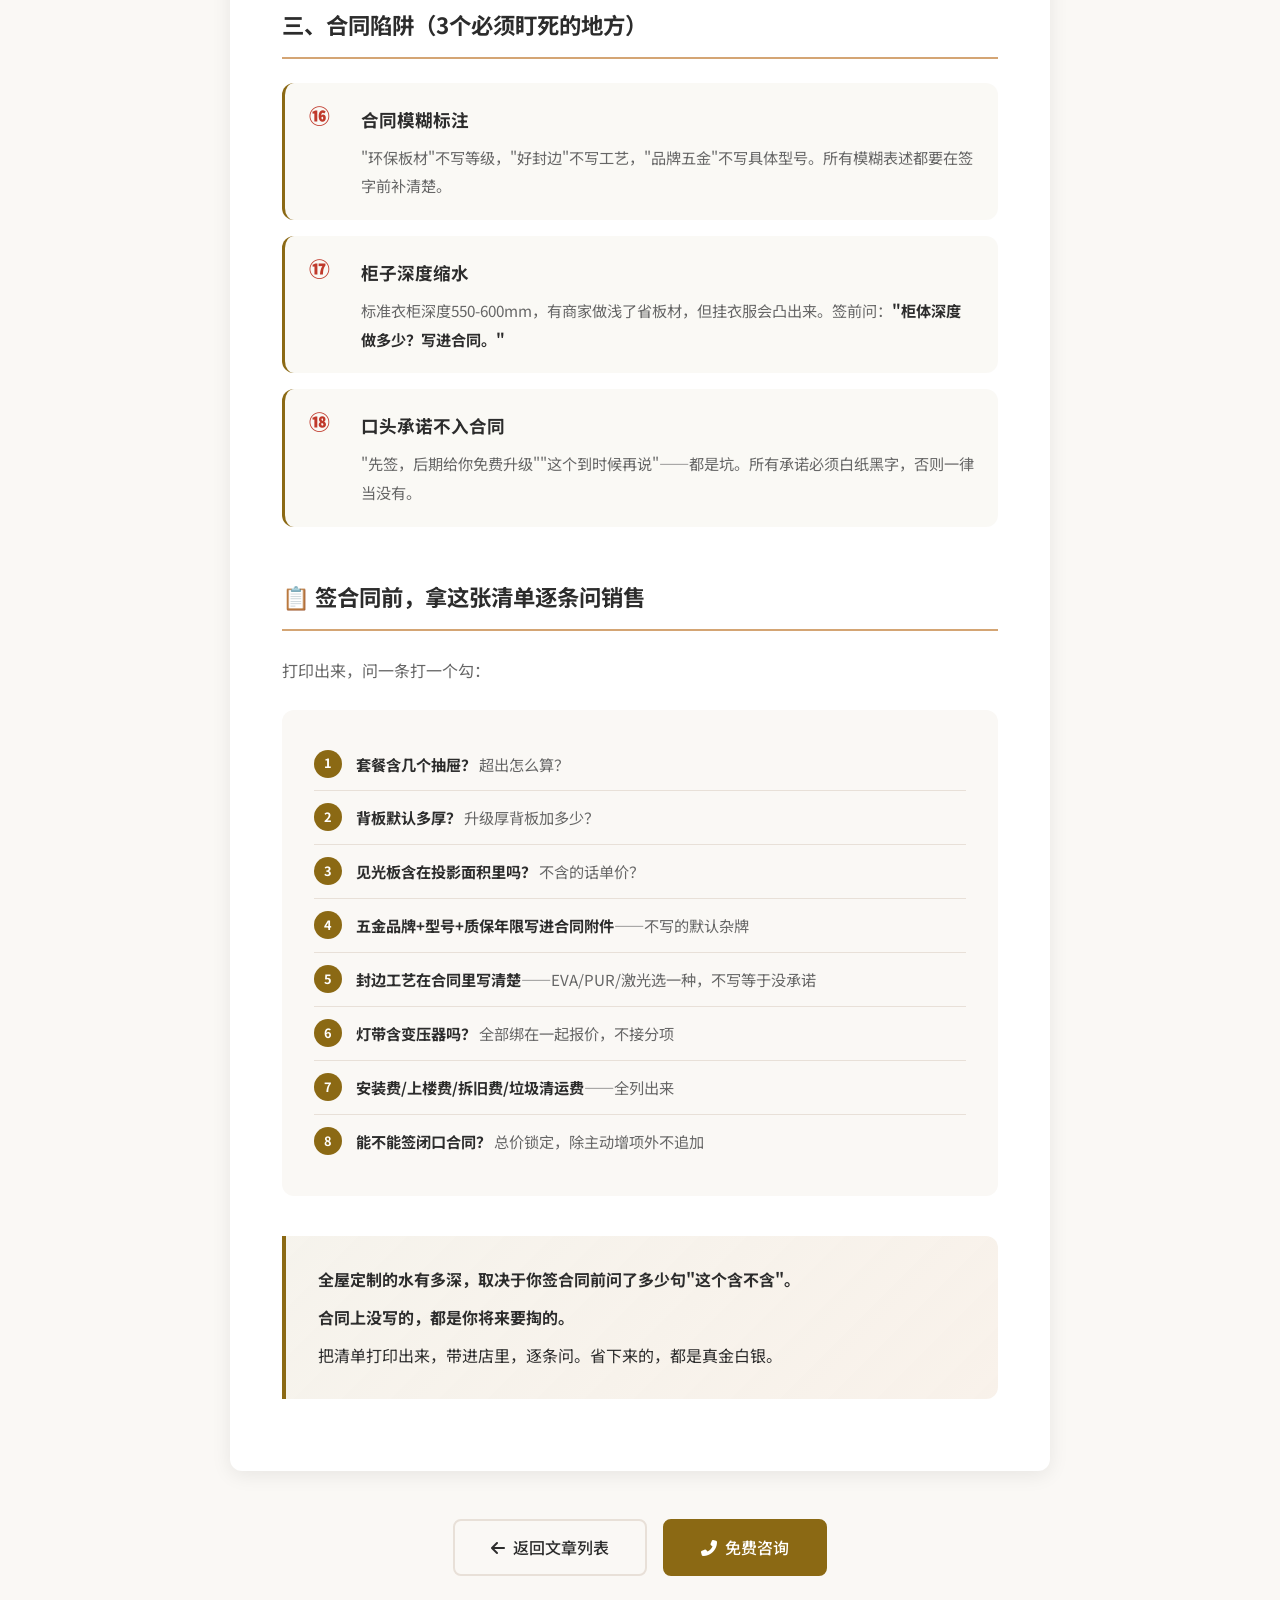
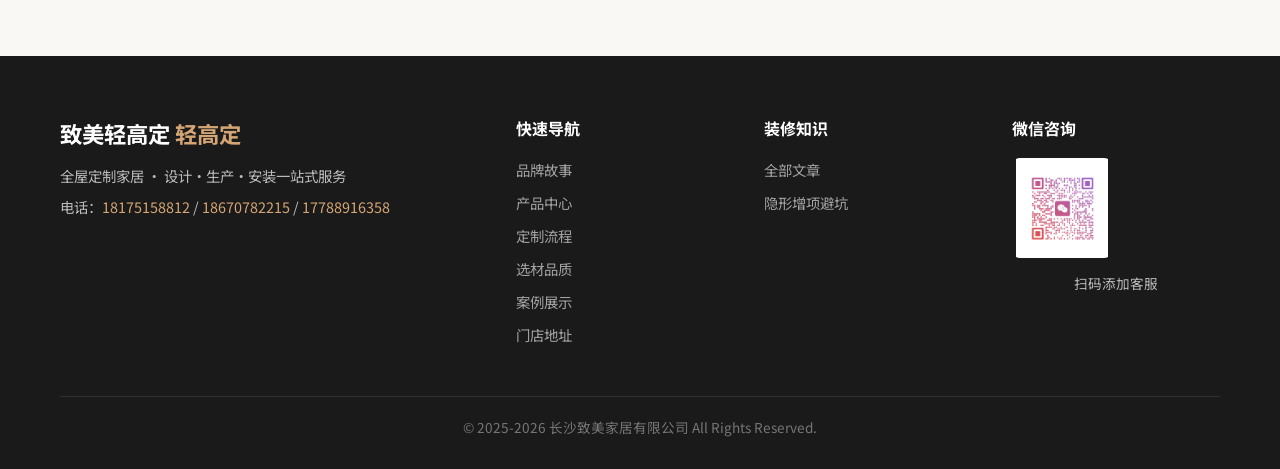
<file: article-zengxiang-biken.html>
<!DOCTYPE html>
<html lang="zh-CN">
<head>
  <meta charset="UTF-8">
  <meta name="viewport" content="width=device-width, initial-scale=1.0">
  <title>报价12万最后交18万？18个隐形增项，签合同前少问一句就多花一笔 — 致美轻高定</title>
  <meta name="description" content="全屋定制隐形增项全揭秘：18个签合同前必须问清楚的加钱点，帮你省下真金白银。">
  <meta name="keywords" content="全屋定制增项,隐形增项,定制家居避坑,合同陷阱,报价猫腻,致美轻高定">
  <link rel="preconnect" href="https://fonts.googleapis.com">
  <link rel="preconnect" href="https://fonts.gstatic.com" crossorigin>
  <link href="https://fonts.googleapis.com/css2?family=Noto+Sans+SC:wght@300;400;500;700;900&display=swap" rel="stylesheet">
  <link rel="stylesheet" href="https://cdnjs.cloudflare.com/ajax/libs/font-awesome/6.5.1/css/all.min.css">
  <link rel="stylesheet" href="css/style.css">
  <link rel="stylesheet" href="css/article.css">
</head>
<body>
  <!-- ====== 导航栏 ====== -->
  <header class="header">
    <div class="container">
      <a href="index.html" class="logo">
        <span class="logo-text">致美<span class="logo-accent">轻高定</span></span>
      </a>
      <nav class="nav" id="nav">
        <a href="index.html" class="nav-link">首页</a>
        <a href="index.html#about" class="nav-link">关于我们</a>
        <a href="index.html#story" class="nav-link">品牌故事</a>
        <a href="index.html#products" class="nav-link">产品中心</a>
        <a href="index.html#process" class="nav-link">定制流程</a>
        <a href="index.html#materials" class="nav-link">选材品质</a>
        <a href="index.html#cases" class="nav-link">案例展示</a>
        <a href="articles.html" class="nav-link active">装修知识</a>
        <a href="index.html#contact" class="nav-link">联系我们</a>
      </nav>
      <div class="hamburger" id="hamburger">
        <span></span>
        <span></span>
        <span></span>
      </div>
    </div>
  </header>

  <!-- ====== 文章顶部横幅 ====== -->
  <section class="article-page-hero article-detail-hero">
    <div class="container">
      <div class="breadcrumb">
        <a href="index.html">首页</a>
        <span class="breadcrumb-sep"><i class="fas fa-chevron-right"></i></span>
        <a href="articles.html">装修知识</a>
        <span class="breadcrumb-sep"><i class="fas fa-chevron-right"></i></span>
        <span>隐形增项避坑</span>
      </div>
    </div>
  </section>

  <!-- ====== 文章正文 ====== -->
  <article class="article-detail">
    <div class="container">
      <div class="article-detail-wrapper">
        <!-- 文章头部 -->
        <header class="article-detail-header animate-in">
          <span class="article-detail-tag">避坑指南</span>
          <h1 class="article-detail-title">报价12万最后交18万？18个隐形增项，签合同前少问一句就多花一笔</h1>
          <div class="article-detail-meta">
            <span><i class="far fa-calendar-alt"></i> 2026-06-26</span>
            <span><i class="far fa-clock"></i> 阅读约8分钟</span>
            <span><i class="far fa-bookmark"></i> 全屋定制</span>
          </div>
        </header>

        <!-- 文章内容 -->
        <div class="article-detail-body animate-in">
          <p class="article-lead">全屋定制有个公开的秘密：初始报价和落地价之间，差一大截。</p>

          <p>说好的12万全包，量完尺出完图，哗啦多出6万。不是你不仔细，是商家太会"拆分报价"——一个项目拆成三四个收费点，单个看都不贵，加起来就是一大笔。</p>

          <div class="article-highlight">
            <p><strong>记住一句话：合同上没写的，都是你将来要掏的。</strong></p>
          </div>

          <p>下面这18个隐形增项，签合同前逐条问清楚，省下的都是真金白银。</p>

          <h2>一、结构类增项（8个最普遍的加钱点）</h2>

          <div class="article-item-card">
            <div class="item-num">①</div>
            <div class="item-content">
              <h3>抽屉超标</h3>
              <p>套餐通常只含1-2个抽屉，全屋少说10个。签前问：<strong>"套餐含几个抽屉？超出怎么算？"</strong></p>
            </div>
          </div>

          <div class="article-item-card">
            <div class="item-num">②</div>
            <div class="item-content">
              <h3>见光板</h3>
              <p>柜体侧面外露的部分，要和柜门同色才好看。签前问：<strong>"见光板含在投影面积里吗？不含的话单价多少？"</strong></p>
            </div>
          </div>

          <div class="article-item-card">
            <div class="item-num">③</div>
            <div class="item-content">
              <h3>玻璃门</h3>
              <p>设计图画了展示柜，装玻璃门另收费。签前问：<strong>"玻璃门按扇还是按米计价？含边框和安装吗？"</strong></p>
            </div>
          </div>

          <div class="article-item-card">
            <div class="item-num">④</div>
            <div class="item-content">
              <h3>灯带+变压器</h3>
              <p>灯带按米收，变压器单独再收一笔是常见操作。签前问：<strong>"灯带和变压器是捆绑报价吗？一米总价多少？"</strong></p>
            </div>
          </div>

          <div class="article-item-card">
            <div class="item-num">⑤</div>
            <div class="item-content">
              <h3>背板厚度</h3>
              <p>标配背板有多厚？5mm、9mm还是18mm？升级加多少？签前问：<strong>"默认背板多厚？升级厚背板每平加多少？"</strong></p>
            </div>
          </div>

          <div class="article-item-card">
            <div class="item-num">⑥</div>
            <div class="item-content">
              <h3>收口条/封板</h3>
              <p>柜子和墙面之间的缝隙，一根收口条看似不贵，全屋加起来就是一笔。签前问：<strong>"收口条含在报价里吗？每延米多少钱？"</strong></p>
            </div>
          </div>

          <div class="article-item-card">
            <div class="item-num">⑦</div>
            <div class="item-content">
              <h3>非标尺寸</h3>
              <p>超出标准尺寸的柜体深度、高度，可能重新计价。签前让设计师标出所有非标项，问清收费标准。</p>
            </div>
          </div>

          <div class="article-item-card">
            <div class="item-num">⑧</div>
            <div class="item-content">
              <h3>上楼搬运费 / 拆旧费 / 垃圾清运费</h3>
              <p>签前问清这三项含不含，步梯和电梯有没有差价，老小区额外加多少。</p>
            </div>
          </div>

          <h2>二、工艺类增项（7个容易被忽略的加价点）</h2>

          <div class="article-item-card">
            <div class="item-num">⑨</div>
            <div class="item-content">
              <h3>封边工艺</h3>
              <p>套餐默认EVA封边（易开胶、不防水），升级PUR或激光封边加价。签前要求合同写死封边工艺，安装时看胶线粗细。</p>
            </div>
          </div>

          <div class="article-item-card">
            <div class="item-num">⑩</div>
            <div class="item-content">
              <h3>基材等级</h3>
              <p>套餐标配什么环保等级？升级到更高等级加多少？签前问：<strong>"合同写清楚环保等级，标配什么级，升级什么价。"</strong></p>
            </div>
          </div>

          <div class="article-item-card">
            <div class="item-num">⑪</div>
            <div class="item-content">
              <h3>五金以次充好</h3>
              <p>谈单时说用知名品牌，实际装杂牌或真假混装，铰链质保只给1年。签前要求合同附件列明：铰链/轨道/拉手的品牌+型号+质保年限。</p>
            </div>
          </div>

          <div class="article-item-card">
            <div class="item-num">⑫</div>
            <div class="item-content">
              <h3>拉手升级</h3>
              <p>标配小拉手，铣槽隐形拉手、长拉手另收费。签前问：<strong>"含基础拉手吗？升级加多少钱？"</strong></p>
            </div>
          </div>

          <div class="article-item-card">
            <div class="item-num">⑬</div>
            <div class="item-content">
              <h3>柜门柜体不同材质</h3>
              <p>合同说全是颗粒板，但柜门可能偷换成密度板（防潮差、易变形）。签前问：<strong>"柜门和柜体分别是哪种板材？写在合同里。"</strong></p>
            </div>
          </div>

          <div class="article-item-card">
            <div class="item-num">⑭</div>
            <div class="item-content">
              <h3>开孔开槽费</h3>
              <p>安装时需要插座开孔、水管开槽，单独收。签前问：<strong>"水电开孔开槽含在安装费里吗？"</strong></p>
            </div>
          </div>

          <div class="article-item-card">
            <div class="item-num">⑮</div>
            <div class="item-content">
              <h3>安装辅材费</h3>
              <p>玻璃胶、膨胀螺丝、连接件后期单独报价。签前问：<strong>"安装用的辅材含在总价里吗？"</strong></p>
            </div>
          </div>

          <h2>三、合同陷阱（3个必须盯死的地方）</h2>

          <div class="article-item-card article-item-card-warning">
            <div class="item-num">⑯</div>
            <div class="item-content">
              <h3>合同模糊标注</h3>
              <p>"环保板材"不写等级，"好封边"不写工艺，"品牌五金"不写具体型号。所有模糊表述都要在签字前补清楚。</p>
            </div>
          </div>

          <div class="article-item-card article-item-card-warning">
            <div class="item-num">⑰</div>
            <div class="item-content">
              <h3>柜子深度缩水</h3>
              <p>标准衣柜深度550-600mm，有商家做浅了省板材，但挂衣服会凸出来。签前问：<strong>"柜体深度做多少？写进合同。"</strong></p>
            </div>
          </div>

          <div class="article-item-card article-item-card-warning">
            <div class="item-num">⑱</div>
            <div class="item-content">
              <h3>口头承诺不入合同</h3>
              <p>"先签，后期给你免费升级""这个到时候再说"——都是坑。所有承诺必须白纸黑字，否则一律当没有。</p>
            </div>
          </div>

          <h2>📋 签合同前，拿这张清单逐条问销售</h2>

          <p>打印出来，问一条打一个勾：</p>

          <div class="article-checklist">
            <div class="checklist-item">
              <span class="checklist-num">1</span>
              <span><strong>套餐含几个抽屉？</strong> 超出怎么算？</span>
            </div>
            <div class="checklist-item">
              <span class="checklist-num">2</span>
              <span><strong>背板默认多厚？</strong> 升级厚背板加多少？</span>
            </div>
            <div class="checklist-item">
              <span class="checklist-num">3</span>
              <span><strong>见光板含在投影面积里吗？</strong> 不含的话单价？</span>
            </div>
            <div class="checklist-item">
              <span class="checklist-num">4</span>
              <span><strong>五金品牌+型号+质保年限写进合同附件</strong>——不写的默认杂牌</span>
            </div>
            <div class="checklist-item">
              <span class="checklist-num">5</span>
              <span><strong>封边工艺在合同里写清楚</strong>——EVA/PUR/激光选一种，不写等于没承诺</span>
            </div>
            <div class="checklist-item">
              <span class="checklist-num">6</span>
              <span><strong>灯带含变压器吗？</strong> 全部绑在一起报价，不接分项</span>
            </div>
            <div class="checklist-item">
              <span class="checklist-num">7</span>
              <span><strong>安装费/上楼费/拆旧费/垃圾清运费</strong>——全列出来</span>
            </div>
            <div class="checklist-item">
              <span class="checklist-num">8</span>
              <span><strong>能不能签闭口合同？</strong> 总价锁定，除主动增项外不追加</span>
            </div>
          </div>

          <div class="article-highlight article-highlight-final">
            <p><strong>全屋定制的水有多深，取决于你签合同前问了多少句"这个含不含"。</strong></p>
            <p><strong>合同上没写的，都是你将来要掏的。</strong></p>
            <p>把清单打印出来，带进店里，逐条问。省下来的，都是真金白银。</p>
          </div>
        </div>

        <!-- 文章底部导航 -->
        <div class="article-detail-nav animate-in">
          <a href="articles.html" class="btn btn-outline-dark">
            <i class="fas fa-arrow-left"></i> 返回文章列表
          </a>
          <a href="index.html#contact" class="btn btn-primary">
            <i class="fas fa-phone-alt"></i> 免费咨询
          </a>
        </div>
      </div>
    </div>
  </article>

  <!-- ====== 页脚 ====== -->
  <footer class="footer">
    <div class="container">
      <div class="footer-grid">
        <div class="footer-brand">
          <h3>致美轻高定</h3>
          <p>全屋定制家居 · 设计·生产·安装一站式服务</p>
          <p class="footer-phone">电话：<a href="tel:18175158812">18175158812</a> / <a href="tel:18670782215">18670782215</a> / <a href="tel:17788916358">17788916358</a></p>
        </div>
        <div class="footer-links">
          <h4>快速导航</h4>
          <a href="index.html#story">品牌故事</a>
          <a href="index.html#products">产品中心</a>
          <a href="index.html#process">定制流程</a>
          <a href="index.html#materials">选材品质</a>
          <a href="index.html#cases">案例展示</a>
          <a href="index.html#store">门店地址</a>
        </div>
        <div class="footer-links">
          <h4>装修知识</h4>
          <a href="articles.html">全部文章</a>
          <a href="article-zengxiang-biken.html">隐形增项避坑</a>
        </div>
        <div class="footer-qr">
          <h4>微信咨询</h4>
          <img src="images/%E5%BE%AE%E4%BF%A1%E4%BA%8C%E7%BB%B4%E7%A0%81/qrcode.png" alt="致美轻高定客服微信" class="footer-qr-img">
          <p>扫码添加客服</p>
        </div>
      </div>
      <div class="footer-bottom">
        <p>&copy; 2025-2026 长沙致美家居有限公司 All Rights Reserved.</p>
      </div>
    </div>
  </footer>

  <a href="#" class="back-to-top" id="backToTop">
    <i class="fas fa-arrow-up"></i>
  </a>

  <script src="js/main.js"></script>
  <script>
    // 文章详情页不需要 SPA 锚点导航，覆盖 nav-link 行为
    document.querySelectorAll('.nav-link').forEach(function(link) {
      link.addEventListener('click', function(e) {
        // 关闭移动端菜单
        document.getElementById('nav').classList.remove('active');
        document.getElementById('hamburger').classList.remove('active');
      });
    });
  </script>
</body>
</html>
</file>
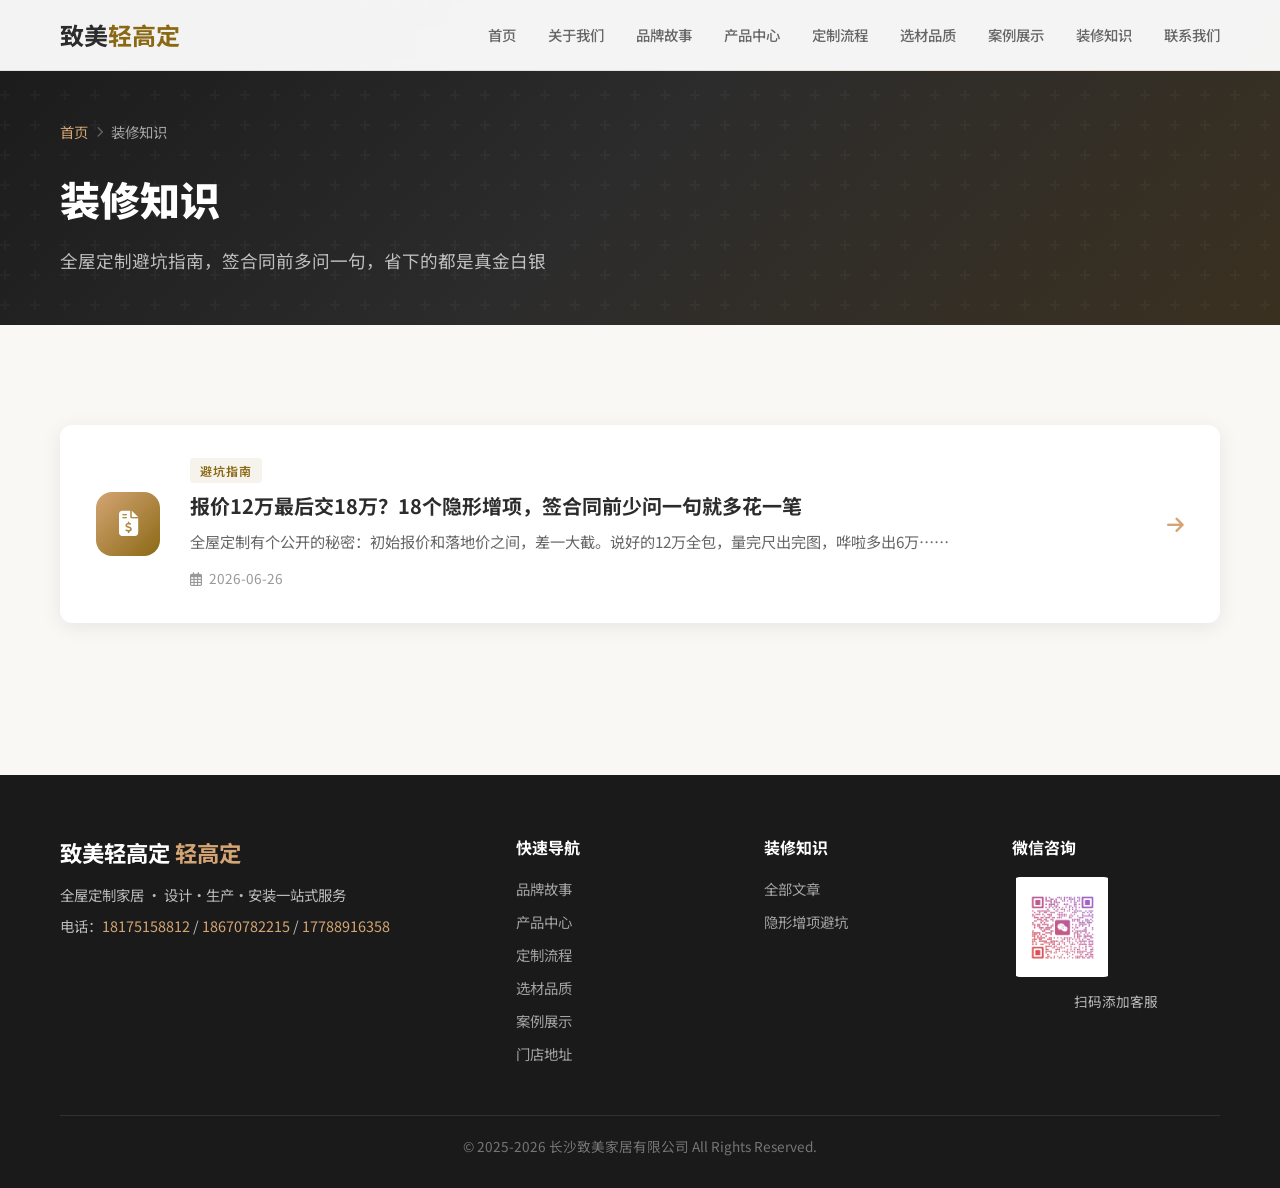
<file: articles.html>
<!DOCTYPE html>
<html lang="zh-CN">
<head>
  <meta charset="UTF-8">
  <meta name="viewport" content="width=device-width, initial-scale=1.0">
  <title>装修知识 — 致美轻高定</title>
  <meta name="description" content="全屋定制装修知识科普，帮您避开隐形增项、合同陷阱，装修不踩坑。">
  <meta name="keywords" content="全屋定制知识,装修避坑,隐形增项,定制家居,致美轻高定">
  <link rel="preconnect" href="https://fonts.googleapis.com">
  <link rel="preconnect" href="https://fonts.gstatic.com" crossorigin>
  <link href="https://fonts.googleapis.com/css2?family=Noto+Sans+SC:wght@300;400;500;700;900&display=swap" rel="stylesheet">
  <link rel="stylesheet" href="https://cdnjs.cloudflare.com/ajax/libs/font-awesome/6.5.1/css/all.min.css">
  <link rel="stylesheet" href="css/style.css">
  <link rel="stylesheet" href="css/article.css">
</head>
<body>
  <!-- ====== 导航栏 ====== -->
  <header class="header">
    <div class="container">
      <a href="index.html" class="logo">
        <span class="logo-text">致美<span class="logo-accent">轻高定</span></span>
      </a>
      <nav class="nav" id="nav">
        <a href="index.html" class="nav-link">首页</a>
        <a href="index.html#about" class="nav-link">关于我们</a>
        <a href="index.html#story" class="nav-link">品牌故事</a>
        <a href="index.html#products" class="nav-link">产品中心</a>
        <a href="index.html#process" class="nav-link">定制流程</a>
        <a href="index.html#materials" class="nav-link">选材品质</a>
        <a href="index.html#cases" class="nav-link">案例展示</a>
        <a href="articles.html" class="nav-link active">装修知识</a>
        <a href="index.html#contact" class="nav-link">联系我们</a>
      </nav>
      <div class="hamburger" id="hamburger">
        <span></span>
        <span></span>
        <span></span>
      </div>
    </div>
  </header>

  <!-- ====== 页面顶部横幅 ====== -->
  <section class="article-page-hero">
    <div class="container">
      <div class="breadcrumb">
        <a href="index.html">首页</a>
        <span class="breadcrumb-sep"><i class="fas fa-chevron-right"></i></span>
        <span>装修知识</span>
      </div>
      <h1 class="article-page-title">装修知识</h1>
      <p class="article-page-desc">全屋定制避坑指南，签合同前多问一句，省下的都是真金白银</p>
    </div>
  </section>

  <!-- ====== 文章列表 ====== -->
  <section class="section article-list-section">
    <div class="container">
      <div class="article-list">
        <a href="article-zengxiang-biken.html" class="article-card animate-in">
          <div class="article-card-icon">
            <i class="fas fa-file-invoice-dollar"></i>
          </div>
          <div class="article-card-body">
            <span class="article-card-tag">避坑指南</span>
            <h2 class="article-card-title">报价12万最后交18万？18个隐形增项，签合同前少问一句就多花一笔</h2>
            <p class="article-card-excerpt">全屋定制有个公开的秘密：初始报价和落地价之间，差一大截。说好的12万全包，量完尺出完图，哗啦多出6万……</p>
            <span class="article-card-date"><i class="far fa-calendar-alt"></i> 2026-06-26</span>
          </div>
          <div class="article-card-arrow">
            <i class="fas fa-arrow-right"></i>
          </div>
        </a>
      </div>

      <div class="article-list-empty" style="display:none;">
        <i class="far fa-newspaper" style="font-size:3rem;color:var(--text-lighter);margin-bottom:16px;"></i>
        <p>更多文章持续更新中……</p>
      </div>
    </div>
  </section>

  <!-- ====== 页脚 ====== -->
  <footer class="footer">
    <div class="container">
      <div class="footer-grid">
        <div class="footer-brand">
          <h3>致美轻高定</h3>
          <p>全屋定制家居 · 设计·生产·安装一站式服务</p>
          <p class="footer-phone">电话：<a href="tel:18175158812">18175158812</a> / <a href="tel:18670782215">18670782215</a> / <a href="tel:17788916358">17788916358</a></p>
        </div>
        <div class="footer-links">
          <h4>快速导航</h4>
          <a href="index.html#story">品牌故事</a>
          <a href="index.html#products">产品中心</a>
          <a href="index.html#process">定制流程</a>
          <a href="index.html#materials">选材品质</a>
          <a href="index.html#cases">案例展示</a>
          <a href="index.html#store">门店地址</a>
        </div>
        <div class="footer-links">
          <h4>装修知识</h4>
          <a href="articles.html">全部文章</a>
          <a href="article-zengxiang-biken.html">隐形增项避坑</a>
        </div>
        <div class="footer-qr">
          <h4>微信咨询</h4>
          <img src="images/%E5%BE%AE%E4%BF%A1%E4%BA%8C%E7%BB%B4%E7%A0%81/qrcode.png" alt="致美轻高定客服微信" class="footer-qr-img">
          <p>扫码添加客服</p>
        </div>
      </div>
      <div class="footer-bottom">
        <p>&copy; 2025-2026 长沙致美家居有限公司 All Rights Reserved.</p>
      </div>
    </div>
  </footer>

  <a href="#" class="back-to-top" id="backToTop">
    <i class="fas fa-arrow-up"></i>
  </a>

  <script src="js/main.js"></script>
  <script>
    // 文章列表页不需要 SPA 锚点导航，覆盖 nav-link 行为
    document.querySelectorAll('.nav-link').forEach(function(link) {
      link.addEventListener('click', function(e) {
        // 关闭移动端菜单
        document.getElementById('nav').classList.remove('active');
        document.getElementById('hamburger').classList.remove('active');
      });
    });
  </script>
</body>
</html>
</file>
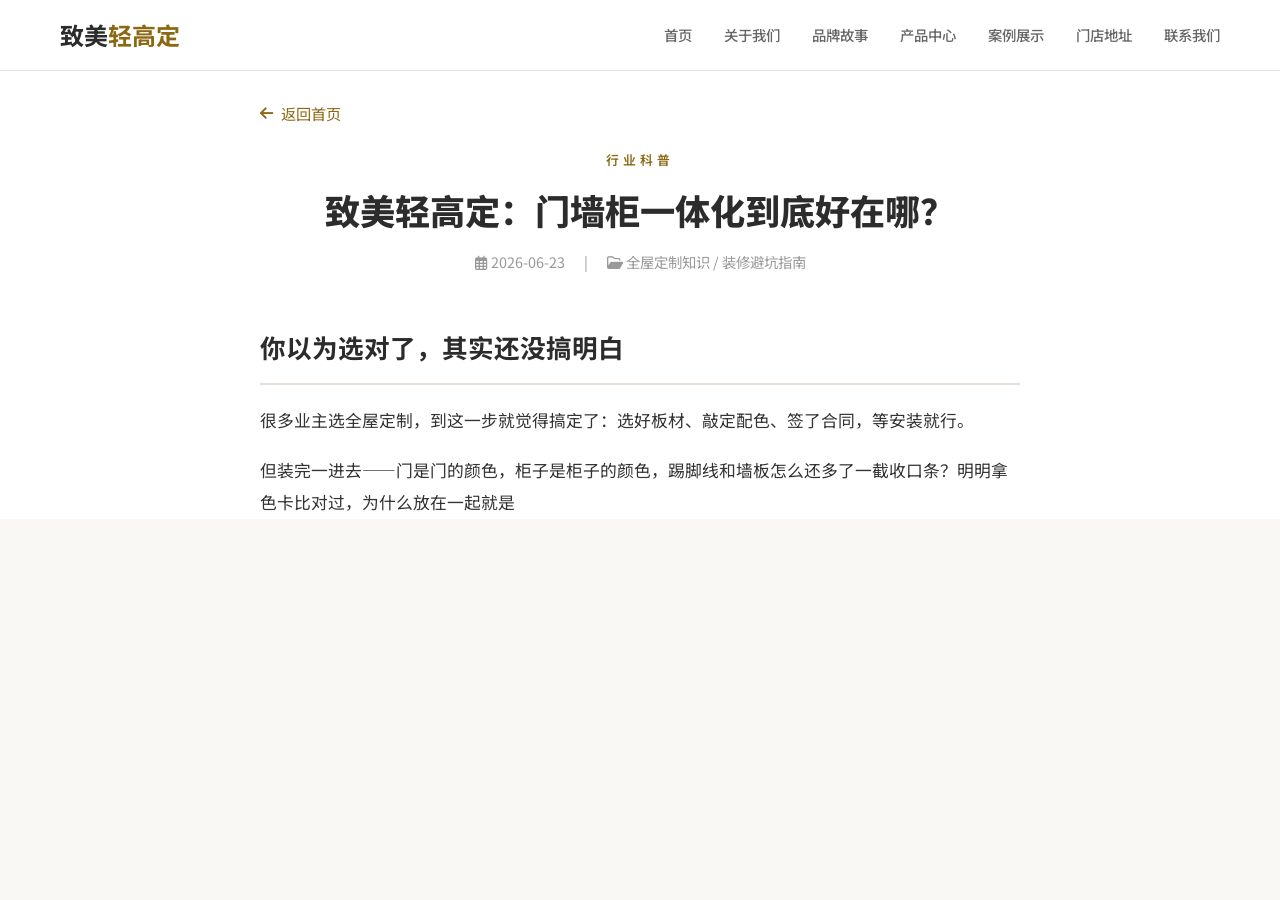
<file: article/men-qiang-gui-yi-ti-hua.html>
<!DOCTYPE html>
<html lang="zh-CN">
<head>
  <meta charset="UTF-8">
  <meta name="viewport" content="width=device-width, initial-scale=1.0">
  <title>致美轻高定：门墙柜一体化到底好在哪？ — 全屋定制知识</title>
  <meta name="description" content="门墙柜一体化不是新概念包装的营销噱头，它在视觉统一性、收口工艺、空间利用、工期管控、售后责任五个维度上，和传统分品类采购有本质区别。">
  <meta name="keywords" content="门墙柜一体化,全屋定制,门墙柜同色,定制家居收口工艺,宁乡全屋定制,致美轻高定">
  <link rel="preconnect" href="https://fonts.googleapis.com">
  <link rel="preconnect" href="https://fonts.gstatic.com" crossorigin>
  <link href="https://fonts.googleapis.com/css2?family=Noto+Sans+SC:wght@300;400;500;700;900&display=swap" rel="stylesheet">
  <link rel="stylesheet" href="https://cdnjs.cloudflare.com/ajax/libs/font-awesome/6.5.1/css/all.min.css">
  <link rel="stylesheet" href="../css/style.css">
  <style>
    .article-page { padding-top: 100px; background: var(--white); }
    .article-container { max-width: 800px; margin: 0 auto; padding: 0 20px; }
    .article-header { text-align: center; margin-bottom: 50px; }
    .article-header .section-tag { margin-bottom: 16px; }
    .article-header h1 { font-size: 2.2rem; font-weight: 800; color: var(--accent); line-height: 1.35; margin-bottom: 16px; }
    .article-meta { color: var(--text-lighter); font-size: 0.9rem; }
    .article-meta span { margin: 0 8px; }
    .article-body { font-size: 1.05rem; line-height: 1.9; color: var(--text); }
    .article-body h2 { font-size: 1.6rem; font-weight: 700; color: var(--accent); margin: 48px 0 20px; padding-bottom: 12px; border-bottom: 2px solid var(--border); }
    .article-body h3 { font-size: 1.25rem; font-weight: 700; color: var(--accent); margin: 32px 0 16px; }
    .article-body p { margin-bottom: 18px; }
    .article-body strong { color: var(--accent); }
    .article-body blockquote { border-left: 4px solid var(--primary); background: var(--bg); padding: 20px 24px; margin: 24px 0; border-radius: 0 var(--radius) var(--radius) 0; font-style: normal; color: var(--text-light); font-size: 0.98rem; line-height: 1.8; }
    .article-body blockquote strong { color: var(--primary); }
    .article-body ul, .article-body ol { margin: 16px 0 24px; padding-left: 24px; }
    .article-body li { margin-bottom: 10px; }
    .article-body hr { border: none; border-top: 1px solid var(--border); margin: 40px 0; }
    .highlight-box { background: linear-gradient(135deg, #faf6ef, #f5ede0); border-radius: var(--radius); padding: 28px 32px; margin: 28px 0; border: 1px solid var(--border); }
    .highlight-box h4 { color: var(--primary); font-size: 1.05rem; margin-bottom: 12px; }
    .highlight-box p, .highlight-box li { font-size: 0.98rem; }
    .article-cta { background: linear-gradient(135deg, var(--bg-dark), #2a2a2a); border-radius: var(--radius); padding: 40px; text-align: center; margin: 50px 0; color: rgba(255,255,255,0.9); }
    .article-cta h3 { color: var(--white); font-size: 1.4rem; margin-bottom: 12px; }
    .article-cta p { font-size: 0.95rem; margin-bottom: 20px; }
    .article-cta .btn { margin: 4px 8px; }
    .article-cta .cta-address { font-size: 0.85rem; color: rgba(255,255,255,0.6); margin-top: 16px; }
    .article-back { display: inline-flex; align-items: center; gap: 8px; color: var(--primary); font-size: 0.95rem; margin-bottom: 20px; transition: var(--transition); }
    .article-back:hover { gap: 12px; }
    @media (max-width: 768px) {
      .article-header h1 { font-size: 1.6rem; }
      .article-body { font-size: 1rem; }
      .article-body h2 { font-size: 1.3rem; }
      .highlight-box { padding: 20px; }
      .article-cta { padding: 28px 20px; }
    }
  </style>
</head>
<body>
  <!-- ====== 导航栏 ====== -->
  <header class="header">
    <div class="container">
      <a href="../" class="logo">
        <span class="logo-text">致美<span class="logo-accent">轻高定</span></span>
      </a>
      <nav class="nav" id="nav">
        <a href="../" class="nav-link">首页</a>
        <a href="../#about" class="nav-link">关于我们</a>
        <a href="../#story" class="nav-link">品牌故事</a>
        <a href="../#products" class="nav-link">产品中心</a>
        <a href="../#cases" class="nav-link">案例展示</a>
        <a href="../#store" class="nav-link">门店地址</a>
        <a href="../#contact" class="nav-link">联系我们</a>
      </nav>
      <div class="hamburger" id="hamburger">
        <span></span>
        <span></span>
        <span></span>
      </div>
    </div>
  </header>

  <!-- ====== 文章内容 ====== -->
  <main class="article-page">
    <div class="article-container">
      <a href="../" class="article-back"><i class="fas fa-arrow-left"></i> 返回首页</a>
      
      <div class="article-header">
        <span class="section-tag">行业科普</span>
        <h1>致美轻高定：门墙柜一体化到底好在哪？</h1>
        <div class="article-meta">
          <span><i class="far fa-calendar-alt"></i> 2026-06-23</span>
          <span>|</span>
          <span><i class="far fa-folder-open"></i> 全屋定制知识  /  装修避坑指南</span>
        </div>
      </div>

      <div class="article-body">
        <h2>你以为选对了，其实还没搞明白</h2>
        
        <p>很多业主选全屋定制，到这一步就觉得搞定了：选好板材、敲定配色、签了合同，等安装就行。</p>
        
        <p>但装完一进去——门是门的颜色，柜子是柜子的颜色，踢脚线和墙板怎么还多了一截收口条？明明拿色卡比对过，为什么放在一起就是
</file>
<file: css/style.css>
/* ====== CSS 变量 ====== */
:root {
  --primary: #8B6914;
  --primary-light: #D4A574;
  --primary-dark: #6B5010;
  --accent: #2C2C2C;
  --bg: #FAF8F5;
  --bg-dark: #1a1a1a;
  --text: #333333;
  --text-light: #666666;
  --text-lighter: #999999;
  --white: #ffffff;
  --border: #e8e0d8;
  --shadow: 0 4px 20px rgba(0,0,0,0.08);
  --shadow-hover: 0 8px 30px rgba(0,0,0,0.15);
  --radius: 12px;
  --transition: 0.3s ease;
  --font: 'Noto Sans SC', -apple-system, BlinkMacSystemFont, 'Segoe UI', sans-serif;
}

/* ====== Reset ====== */
*, *::before, *::after { box-sizing: border-box; margin: 0; padding: 0; }
html { scroll-behavior: smooth; font-size: 16px; }
body { font-family: var(--font); color: var(--text); background: var(--bg); line-height: 1.6; overflow-x: hidden; }
a { text-decoration: none; color: inherit; }
img { max-width: 100%; height: auto; }
ul { list-style: none; }

/* ====== Container ====== */
.container { max-width: 1200px; margin: 0 auto; padding: 0 20px; }

/* ====== Header / 导航 ====== */
.header {
  position: fixed; top: 0; left: 0; right: 0; z-index: 1000;
  background: rgba(255,255,255,0.95); backdrop-filter: blur(10px);
  border-bottom: 1px solid var(--border); transition: var(--transition);
}
.header .container { display: flex; align-items: center; justify-content: space-between; height: 70px; }
.logo-text { font-size: 1.5rem; font-weight: 700; color: var(--accent); }
.logo-accent { color: var(--primary); }
.nav { display: flex; gap: 32px; }
.nav-link { font-size: 0.9rem; font-weight: 500; color: var(--text-light); transition: var(--transition); position: relative; }
.nav-link:hover, .nav-link.active { color: var(--primary); }
.nav-link::after { content: ''; position: absolute; bottom: -4px; left: 0; width: 0; height: 2px; background: var(--primary); transition: var(--transition); }
.nav-link:hover::after, .nav-link.active::after { width: 100%; }

.hamburger { display: none; flex-direction: column; gap: 5px; cursor: pointer; padding: 5px; }
.hamburger span { width: 24px; height: 2px; background: var(--accent); transition: var(--transition); }
.hamburger.active span:nth-child(1) { transform: rotate(45deg) translate(5px, 5px); }
.hamburger.active span:nth-child(2) { opacity: 0; }
.hamburger.active span:nth-child(3) { transform: rotate(-45deg) translate(5px, -5px); }

/* ====== Hero ====== */
.hero { position: relative; min-height: 100vh; display: flex; align-items: center; padding-top: 70px; overflow: hidden; }
.hero-bg { position: absolute; inset: 0; background: linear-gradient(135deg, #1a1a1a 0%, #2c2c2c 50%, #3a3020 100%); z-index: 0; }
.hero-bg::before { content: ''; position: absolute; inset: 0; background: url("data:image/svg+xml,%3Csvg width='60' height='60' viewBox='0 0 60 60' xmlns='http://www.w3.org/2000/svg'%3E%3Cg fill='none' fill-rule='evenodd'%3E%3Cg fill='%23ffffff' fill-opacity='0.03'%3E%3Cpath d='M36 34v-4h-2v4h-4v2h4v4h2v-4h4v-2h-4zm0-30V0h-2v4h-4v2h4v4h2V6h4V4h-4zM6 34v-4H4v4H0v2h4v4h2v-4h4v-2H6zM6 4V0H4v4H0v2h4v4h2V6h4V4H6z'/%3E%3C/g%3E%3C/g%3E%3C/svg%3E"); }
.hero-overlay { position: absolute; inset: 0; background: linear-gradient(to right, rgba(0,0,0,0.7) 0%, rgba(0,0,0,0.3) 100%); z-index: 1; }
.hero-content { position: relative; z-index: 2; }
.hero-text { max-width: 700px; }
.hero-subtitle { font-size: 0.95rem; letter-spacing: 3px; color: var(--primary-light); text-transform: uppercase; margin-bottom: 16px; }
.hero-title { font-size: 4rem; font-weight: 900; color: var(--white); line-height: 1.2; margin-bottom: 20px; }
.text-accent { color: var(--primary-light); }
.hero-desc { font-size: 1.2rem; color: rgba(255,255,255,0.8); line-height: 1.8; margin-bottom: 36px; }
.hero-btns { display: flex; gap: 16px; flex-wrap: wrap; }

/* ====== Buttons ====== */
.btn { display: inline-flex; align-items: center; gap: 8px; padding: 14px 36px; font-size: 1rem; font-weight: 500; border-radius: 8px; transition: var(--transition); cursor: pointer; border: 2px solid transparent; font-family: var(--font); }
.btn-primary { background: var(--primary); color: var(--white); border-color: var(--primary); }
.btn-primary:hover { background: var(--primary-dark); border-color: var(--primary-dark); transform: translateY(-2px); box-shadow: 0 4px 15px rgba(139,105,20,0.3); }
.btn-outline { background: transparent; color: var(--white); border-color: rgba(255,255,255,0.5); }
.btn-outline:hover { border-color: var(--white); background: rgba(255,255,255,0.1); }
.btn-sm { padding: 10px 24px; font-size: 0.9rem; }
.btn-block { width: 100%; justify-content: center; }
.btn-primary i { transition: var(--transition); }
.btn-primary:hover i { transform: translateX(3px); }

/* ====== Section ====== */
.section { padding: 100px 0; }
.section-header { text-align: center; margin-bottom: 60px; }
.section-tag { display: inline-block; font-size: 0.8rem; font-weight: 600; letter-spacing: 4px; color: var(--primary); margin-bottom: 12px; }
.section-title { font-size: 2.5rem; font-weight: 700; color: var(--accent); margin-bottom: 16px; }
.section-desc { font-size: 1.1rem; color: var(--text-light); max-width: 600px; margin: 0 auto; }

/* ====== 关于我们 ====== */
.about { background: var(--white); }
.about-grid { display: grid; grid-template-columns: 1fr 1fr; gap: 60px; align-items: center; }
.about-img { width: 100%; height: 400px; object-fit: cover; border-radius: var(--radius); box-shadow: var(--shadow); }
.about-img-placeholder { background: linear-gradient(135deg, #f0ebe4 0%, #e8e0d8 100%); border-radius: var(--radius); height: 400px; display: flex; flex-direction: column; align-items: center; justify-content: center; color: var(--text-lighter); gap: 12px; }
.about-img-placeholder i { font-size: 3rem; }
.about-text h3 { font-size: 1.8rem; font-weight: 700; margin-bottom: 20px; color: var(--accent); }
.about-text p { color: var(--text-light); line-height: 1.8; margin-bottom: 16px; }
.about-stats { display: flex; gap: 40px; margin-top: 30px; }
.stat { text-align: center; }
.stat-num { display: block; font-size: 2rem; font-weight: 700; color: var(--primary); }
.stat-label { font-size: 0.9rem; color: var(--text-lighter); margin-top: 4px; }

/* ====== 产品中心 ====== */
.products { background: var(--bg); }
.products-grid { display: grid; grid-template-columns: repeat(3, 1fr); gap: 30px; }
.product-card { background: var(--white); border-radius: var(--radius); padding: 40px 28px; text-align: center; box-shadow: var(--shadow); transition: var(--transition); }
.product-card:hover { transform: translateY(-8px); box-shadow: var(--shadow-hover); }
.product-icon { width: 70px; height: 70px; background: linear-gradient(135deg, var(--primary-light), var(--primary)); border-radius: 16px; display: flex; align-items: center; justify-content: center; margin: 0 auto 24px; }
.product-icon i { font-size: 2rem; color: var(--white); }
.product-card h3 { font-size: 1.3rem; font-weight: 700; margin-bottom: 12px; color: var(--accent); }
.product-card p { color: var(--text-light); font-size: 0.95rem; line-height: 1.7; }

/* ====== 品牌故事 ====== */
.brand-story { background: var(--white); }
.story-grid { display: grid; grid-template-columns: 1fr 1fr; gap: 50px; align-items: start; }
.story-text h3 { font-size: 1.8rem; font-weight: 700; margin-bottom: 20px; color: var(--accent); }
.story-text p { color: var(--text-light); line-height: 1.8; margin-bottom: 14px; }
.story-values { display: grid; grid-template-columns: 1fr 1fr; gap: 20px; }
.value-item { background: var(--bg); padding: 24px 20px; border-radius: var(--radius); text-align: center; transition: var(--transition); }
.value-item:hover { transform: translateY(-4px); box-shadow: var(--shadow); }
.value-item i { font-size: 1.8rem; color: var(--primary); margin-bottom: 12px; }
.value-item h4 { font-size: 1.1rem; font-weight: 700; color: var(--accent); margin-bottom: 8px; }
.value-item p { font-size: 0.9rem; color: var(--text-light); }

/* ====== 定制流程 ====== */
.process { background: var(--bg); }
.process-steps { display: grid; grid-template-columns: repeat(6, 1fr); gap: 10px; align-items: start; }
.step { text-align: center; padding: 30px 16px; background: var(--white); border-radius: var(--radius); box-shadow: var(--shadow); transition: var(--transition); }
.step:hover { transform: translateY(-4px); box-shadow: var(--shadow-hover); }
.step-num { font-size: 2rem; font-weight: 900; color: var(--primary); opacity: 0.3; line-height: 1; margin-bottom: 8px; }
.step-icon { width: 56px; height: 56px; background: linear-gradient(135deg, var(--primary-light), var(--primary)); border-radius: 50%; display: flex; align-items: center; justify-content: center; margin: 0 auto 16px; }
.step-icon i { font-size: 1.4rem; color: var(--white); }
.step h3 { font-size: 1rem; font-weight: 700; color: var(--accent); margin-bottom: 8px; }
.step p { font-size: 0.85rem; color: var(--text-light); line-height: 1.6; }
.step-arrow { display: flex; align-items: center; justify-content: center; color: var(--primary-light); font-size: 1.2rem; padding-top: 50px; }

/* ====== 选材品质 ====== */
.materials { background: var(--white); }
.materials-grid { display: grid; grid-template-columns: repeat(4, 1fr); gap: 30px; }
.material-item { padding: 36px 24px; text-align: center; border-radius: var(--radius); background: var(--bg); transition: var(--transition); }
.material-item:hover { transform: translateY(-6px); box-shadow: var(--shadow); }
.material-img { width: 70px; height: 70px; background: linear-gradient(135deg, var(--primary-light), var(--primary)); border-radius: 16px; display: flex; align-items: center; justify-content: center; margin: 0 auto 20px; }
.material-img i { font-size: 1.8rem; color: var(--white); }
.material-item h3 { font-size: 1.15rem; font-weight: 700; color: var(--accent); margin-bottom: 10px; }
.material-item p { font-size: 0.9rem; color: var(--text-light); line-height: 1.7; }

@media (max-width: 1024px) {
  .process-steps { grid-template-columns: repeat(3, 1fr); }
  .step-arrow:nth-child(4), .step-arrow:nth-child(8) { display: none; }
  .materials-grid { grid-template-columns: repeat(2, 1fr); }
  .story-grid { grid-template-columns: 1fr; }
}

@media (max-width: 768px) {
  .process-steps { grid-template-columns: 1fr; }
  .step-arrow { display: none; }
  .materials-grid { grid-template-columns: 1fr; }
  .story-values { grid-template-columns: 1fr 1fr; }
}

/* ====== 案例展示 ====== */
.cases { background: var(--white); }
.cases-grid { display: grid; grid-template-columns: repeat(3, 1fr); gap: 30px; }
.case-item { border-radius: var(--radius); overflow: hidden; box-shadow: var(--shadow); transition: var(--transition); background: var(--bg); }
.case-item:hover { transform: translateY(-5px); box-shadow: var(--shadow-hover); }
.case-img { width: 100%; height: 260px; object-fit: cover; display: block; }
.case-img-placeholder { height: 260px; background: linear-gradient(135deg, #e8e0d8 0%, #ddd6cc 100%); display: flex; flex-direction: column; align-items: center; justify-content: center; color: var(--text-lighter); gap: 8px; }
.case-img-placeholder i { font-size: 2.5rem; }
.case-info { padding: 20px 24px; }
.case-info h3 { font-size: 1.1rem; font-weight: 600; margin-bottom: 6px; color: var(--accent); }
.case-info p { font-size: 0.9rem; color: var(--text-lighter); }
.cases-more { text-align: center; margin-top: 40px; color: var(--text-lighter); font-size: 0.95rem; }

/* ====== 门店地址 ====== */
.store { background: var(--bg); }
.store-grid { display: grid; grid-template-columns: 1fr 1fr; gap: 30px; max-width: 900px; margin: 0 auto; }
.store-card { background: var(--white); border-radius: var(--radius); padding: 40px; box-shadow: var(--shadow); text-align: center; }
.store-icon { width: 60px; height: 60px; background: linear-gradient(135deg, var(--primary-light), var(--primary)); border-radius: 50%; display: flex; align-items: center; justify-content: center; margin: 0 auto 20px; }
.store-icon i { font-size: 1.5rem; color: var(--white); }
.store-card h3 { font-size: 1.3rem; font-weight: 700; margin-bottom: 16px; color: var(--accent); }
.store-card p { color: var(--text-light); margin-bottom: 8px; font-size: 0.95rem; }
.store-card .btn { margin-top: 16px; }
.store-address i, .store-phone i, .store-hours i { color: var(--primary); margin-right: 8px; width: 16px; }

/* ====== 联系我们 ====== */
.contact { background: var(--white); }
.contact-grid { display: grid; grid-template-columns: 1fr 1fr; gap: 50px; max-width: 1000px; margin: 0 auto; }
.contact-info { display: flex; flex-direction: column; gap: 24px; }
.contact-item { display: flex; align-items: flex-start; gap: 16px; padding: 20px; background: var(--bg); border-radius: var(--radius); transition: var(--transition); }
.contact-item:hover { transform: translateX(5px); }
.contact-item i { font-size: 1.4rem; color: var(--primary); margin-top: 3px; width: 28px; }
.contact-item h4 { font-size: 1rem; font-weight: 600; margin-bottom: 4px; color: var(--accent); }
.contact-item p { font-size: 0.95rem; color: var(--text-light); }
.contact-item a { color: var(--primary); }
.contact-item a:hover { text-decoration: underline; }

.contact-form { background: var(--bg); padding: 36px; border-radius: var(--radius); }
.contact-form h3 { font-size: 1.3rem; font-weight: 700; margin-bottom: 24px; color: var(--accent); }
.contact-form-desc { color: var(--text-light); margin-bottom: 24px; font-size: 0.95rem; }
.wechat-contact-card { display: flex; gap: 24px; align-items: center; }
.contact-qrcode { width: 150px; height: 150px; object-fit: contain; border-radius: 8px; box-shadow: 0 2px 10px rgba(0,0,0,0.1); }
.wechat-contact-info { flex: 1; }
.wechat-contact-info p { margin-bottom: 8px; font-size: 0.95rem; }
.wechat-contact-info .btn { margin-top: 12px; }
@media (max-width: 480px) {
  .wechat-contact-card { flex-direction: column; text-align: center; }
}
.form-group { margin-bottom: 16px; }
.form-group input, .form-group textarea { width: 100%; padding: 14px 16px; border: 2px solid var(--border); border-radius: 8px; font-size: 0.95rem; font-family: var(--font); transition: var(--transition); background: var(--white); color: var(--text); }
.form-group input:focus, .form-group textarea:focus { outline: none; border-color: var(--primary); box-shadow: 0 0 0 3px rgba(139,105,20,0.1); }
.form-group textarea { resize: vertical; }

/* ====== 微信弹窗 ====== */
.wechat-modal { display: none; position: fixed; inset: 0; background: rgba(0,0,0,0.5); z-index: 2000; align-items: center; justify-content: center; }
.wechat-modal.active { display: flex; }
.wechat-modal-content { background: var(--white); padding: 40px; border-radius: var(--radius); text-align: center; max-width: 380px; width: 90%; position: relative; }
.close-modal { position: absolute; top: 12px; right: 16px; font-size: 1.5rem; cursor: pointer; color: var(--text-lighter); }
.wechat-modal-content h3 { margin-bottom: 20px; color: var(--accent); }
.qrcode-img { width: 200px; height: 200px; margin: 0 auto 16px; object-fit: contain; border-radius: var(--radius); }
.qrcode-placeholder { width: 200px; height: 200px; margin: 0 auto 16px; background: var(--bg); border: 2px dashed var(--border); border-radius: var(--radius); display: flex; flex-direction: column; align-items: center; justify-content: center; gap: 8px; color: var(--text-lighter); }
.qrcode-placeholder i { font-size: 2.5rem; }
.qrcode-hint { font-size: 0.8rem; color: var(--text-lighter); }

/* ====== Footer ====== */
.footer { background: var(--bg-dark); color: rgba(255,255,255,0.7); padding: 60px 0 30px; }
.footer-grid { display: grid; grid-template-columns: 2fr 1fr 1fr 1fr; gap: 40px; margin-bottom: 40px; }
.footer-brand h3 { font-size: 1.4rem; font-weight: 700; color: var(--white); margin-bottom: 12px; }
.footer-brand h3::after { content: ' 轻高定'; color: var(--primary-light); }
.footer-brand p { margin-bottom: 8px; font-size: 0.9rem; }
.footer-phone a { color: var(--primary-light); }
.footer-links h4 { color: var(--white); margin-bottom: 16px; font-size: 1rem; }
.footer-links a { display: block; color: rgba(255,255,255,0.6); margin-bottom: 10px; font-size: 0.9rem; transition: var(--transition); }
.footer-links a:hover { color: var(--primary-light); padding-left: 5px; }
.footer-qr h4 { color: var(--white); margin-bottom: 16px; }
.footer-qr-img { width: 100px; height: 100px; object-fit: contain; border-radius: 8px; margin-bottom: 8px; }
.footer-qr-placeholder { width: 100px; height: 100px; background: rgba(255,255,255,0.1); border-radius: 8px; display: flex; align-items: center; justify-content: center; margin-bottom: 8px; }
.footer-qr-placeholder i { font-size: 2rem; color: rgba(255,255,255,0.3); }
.footer-qr p { font-size: 0.85rem; text-align: center; }
.footer-bottom { border-top: 1px solid rgba(255,255,255,0.1); padding-top: 20px; text-align: center; font-size: 0.85rem; color: rgba(255,255,255,0.4); }

/* ====== 回到顶部 ====== */
.back-to-top { position: fixed; bottom: 30px; right: 30px; width: 48px; height: 48px; background: var(--primary); color: var(--white); border-radius: 50%; display: flex; align-items: center; justify-content: center; font-size: 1.2rem; box-shadow: 0 4px 15px rgba(139,105,20,0.3); opacity: 0; transform: translateY(20px); transition: var(--transition); z-index: 999; }
.back-to-top.visible { opacity: 1; transform: translateY(0); }
.back-to-top:hover { background: var(--primary-dark); transform: translateY(-3px); }

/* ====== 动画 ====== */
@keyframes fadeInUp { from { opacity: 0; transform: translateY(30px); } to { opacity: 1; transform: translateY(0); } }
.animate-in { opacity: 0; transform: translateY(30px); transition: 0.6s ease; }
.animate-in.visible { opacity: 1; transform: translateY(0); }

/* ====== 响应式 ====== */
@media (max-width: 1024px) {
  .products-grid { grid-template-columns: repeat(2, 1fr); }
  .cases-grid { grid-template-columns: repeat(2, 1fr); }
  .footer-grid { grid-template-columns: repeat(2, 1fr); }
}

@media (max-width: 768px) {
  .hero-title { font-size: 2.8rem; }
  .section-title { font-size: 2rem; }
  .nav { position: fixed; top: 70px; left: 0; right: 0; background: var(--white); flex-direction: column; padding: 20px; gap: 16px; border-bottom: 1px solid var(--border); transform: translateY(-100%); opacity: 0; transition: var(--transition); pointer-events: none; }
  .nav.active { transform: translateY(0); opacity: 1; pointer-events: all; }
  .hamburger { display: flex; }
  .about-grid, .contact-grid, .store-grid { grid-template-columns: 1fr; gap: 30px; }
  .products-grid { grid-template-columns: 1fr; }
  .cases-grid { grid-template-columns: 1fr; }
  .about-stats { gap: 20px; }
  .footer-grid { grid-template-columns: 1fr; }
  .section { padding: 60px 0; }
}

@media (max-width: 480px) {
  .hero-title { font-size: 2.2rem; }
  .hero-desc { font-size: 1rem; }
  .btn { padding: 12px 24px; font-size: 0.9rem; }
  .contact-form { padding: 24px; }
}
</file>
<file: css/article.css>
/* ====== 文章页通用样式 ====== */

/* ====== 文章页顶部横幅 ====== */
.article-page-hero {
  padding-top: 120px;
  padding-bottom: 50px;
  background: linear-gradient(135deg, #1a1a1a 0%, #2c2c2c 50%, #3a3020 100%);
  color: var(--white);
  position: relative;
}
.article-page-hero::before {
  content: '';
  position: absolute;
  inset: 0;
  background: url("data:image/svg+xml,%3Csvg width='60' height='60' viewBox='0 0 60 60' xmlns='http://www.w3.org/2000/svg'%3E%3Cg fill='none' fill-rule='evenodd'%3E%3Cg fill='%23ffffff' fill-opacity='0.03'%3E%3Cpath d='M36 34v-4h-2v4h-4v2h4v4h2v-4h4v-2h-4zm0-30V0h-2v4h-4v2h4v4h2V6h4V4h-4zM6 34v-4H4v4H0v2h4v4h2v-4h4v-2H6zM6 4V0H4v4H0v2h4v4h2V6h4V4H6z'/%3E%3C/g%3E%3C/g%3E%3C/svg%3E");
  pointer-events: none;
}

.article-detail-hero {
  padding-bottom: 30px;
}

/* 面包屑 */
.breadcrumb {
  display: flex;
  align-items: center;
  gap: 8px;
  font-size: 0.9rem;
  color: rgba(255,255,255,0.6);
  margin-bottom: 24px;
  position: relative;
  z-index: 1;
}
.breadcrumb a {
  color: var(--primary-light);
  transition: var(--transition);
}
.breadcrumb a:hover {
  color: var(--white);
}
.breadcrumb-sep {
  font-size: 0.7rem;
  color: rgba(255,255,255,0.3);
}

.article-page-title {
  font-size: 2.5rem;
  font-weight: 900;
  margin-bottom: 16px;
  position: relative;
  z-index: 1;
}
.article-page-desc {
  font-size: 1.1rem;
  color: rgba(255,255,255,0.7);
  position: relative;
  z-index: 1;
}

/* ====== 文章列表页 ====== */
.article-list-section {
  background: var(--bg);
  min-height: 50vh;
}

.article-list {
  display: flex;
  flex-direction: column;
  gap: 24px;
}

.article-card {
  display: flex;
  align-items: center;
  gap: 30px;
  background: var(--white);
  border-radius: var(--radius);
  padding: 32px 36px;
  box-shadow: var(--shadow);
  transition: var(--transition);
  text-decoration: none;
  color: inherit;
}
.article-card:hover {
  transform: translateY(-4px);
  box-shadow: var(--shadow-hover);
}

.article-card-icon {
  width: 64px;
  height: 64px;
  min-width: 64px;
  background: linear-gradient(135deg, var(--primary-light), var(--primary));
  border-radius: 16px;
  display: flex;
  align-items: center;
  justify-content: center;
}
.article-card-icon i {
  font-size: 1.6rem;
  color: var(--white);
}

.article-card-body {
  flex: 1;
}

.article-card-tag {
  display: inline-block;
  font-size: 0.75rem;
  font-weight: 600;
  letter-spacing: 1px;
  color: var(--primary);
  background: rgba(139,105,20,0.08);
  padding: 3px 10px;
  border-radius: 4px;
  margin-bottom: 8px;
}

.article-card-title {
  font-size: 1.25rem;
  font-weight: 700;
  color: var(--accent);
  margin-bottom: 8px;
  line-height: 1.5;
}

.article-card-excerpt {
  font-size: 0.95rem;
  color: var(--text-light);
  line-height: 1.7;
  margin-bottom: 10px;
  display: -webkit-box;
  -webkit-line-clamp: 2;
  -webkit-box-orient: vertical;
  overflow: hidden;
}

.article-card-date {
  font-size: 0.85rem;
  color: var(--text-lighter);
}
.article-card-date i {
  margin-right: 4px;
}

.article-card-arrow {
  color: var(--primary-light);
  font-size: 1.2rem;
  transition: var(--transition);
}
.article-card:hover .article-card-arrow {
  transform: translateX(5px);
  color: var(--primary);
}

.article-list-empty {
  text-align: center;
  padding: 60px 20px;
  color: var(--text-lighter);
}

/* ====== 文章详情页 ====== */
.article-detail {
  background: var(--bg);
  padding: 60px 0 80px;
}

.article-detail-wrapper {
  max-width: 820px;
  margin: 0 auto;
}

.article-detail-header {
  margin-bottom: 40px;
}

.article-detail-tag {
  display: inline-block;
  font-size: 0.75rem;
  font-weight: 600;
  letter-spacing: 1px;
  color: var(--primary);
  background: rgba(139,105,20,0.08);
  padding: 4px 12px;
  border-radius: 4px;
  margin-bottom: 16px;
}

.article-detail-title {
  font-size: 1.8rem;
  font-weight: 700;
  color: var(--accent);
  line-height: 1.5;
  margin-bottom: 16px;
}

.article-detail-meta {
  display: flex;
  gap: 20px;
  font-size: 0.9rem;
  color: var(--text-lighter);
  flex-wrap: wrap;
}
.article-detail-meta i {
  margin-right: 4px;
  color: var(--primary-light);
}

/* 文章正文 */
.article-detail-body {
  background: var(--white);
  border-radius: var(--radius);
  padding: 48px 52px;
  box-shadow: var(--shadow);
  line-height: 1.9;
}

.article-lead {
  font-size: 1.15rem;
  font-weight: 500;
  color: var(--accent);
  margin-bottom: 16px;
}

.article-detail-body p {
  color: var(--text-light);
  margin-bottom: 18px;
}

.article-detail-body h2 {
  font-size: 1.4rem;
  font-weight: 700;
  color: var(--accent);
  margin-top: 48px;
  margin-bottom: 24px;
  padding-bottom: 12px;
  border-bottom: 2px solid var(--primary-light);
  position: relative;
}

.article-detail-body h3 {
  font-size: 1.1rem;
  font-weight: 700;
  color: var(--accent);
  margin-bottom: 6px;
}

.article-detail-body strong {
  color: var(--accent);
}

/* 高亮提示框 */
.article-highlight {
  background: linear-gradient(135deg, rgba(139,105,20,0.06), rgba(212,165,116,0.1));
  border-left: 4px solid var(--primary);
  border-radius: 0 var(--radius) var(--radius) 0;
  padding: 20px 28px;
  margin: 24px 0;
}
.article-highlight p {
  color: var(--accent);
  margin-bottom: 8px;
}
.article-highlight p:last-child {
  margin-bottom: 0;
}

.article-highlight-final {
  background: linear-gradient(135deg, rgba(139,105,20,0.08), rgba(212,165,116,0.15));
  margin-top: 40px;
  padding: 28px 32px;
}

/* 增项卡片 */
.article-item-card {
  display: flex;
  gap: 20px;
  align-items: flex-start;
  padding: 20px 24px;
  background: var(--bg);
  border-radius: var(--radius);
  margin-bottom: 16px;
  transition: var(--transition);
}
.article-item-card:hover {
  transform: translateX(4px);
  box-shadow: 0 2px 12px rgba(0,0,0,0.06);
}

.item-num {
  font-size: 1.3rem;
  font-weight: 900;
  color: var(--primary);
  min-width: 32px;
  line-height: 1;
  padding-top: 2px;
}

.item-content {
  flex: 1;
}
.item-content p {
  margin-bottom: 0;
  font-size: 0.95rem;
}

.article-item-card-warning {
  background: rgba(139,105,20,0.04);
  border-left: 3px solid var(--primary);
}
.article-item-card-warning .item-num {
  color: #c0392b;
}

/* 签合同清单 */
.article-checklist {
  background: var(--bg);
  border-radius: var(--radius);
  padding: 28px 32px;
  margin: 24px 0;
}

.checklist-item {
  display: flex;
  align-items: flex-start;
  gap: 14px;
  padding: 12px 0;
  border-bottom: 1px solid var(--border);
  font-size: 0.95rem;
  color: var(--text-light);
}
.checklist-item:last-child {
  border-bottom: none;
}

.checklist-num {
  display: flex;
  align-items: center;
  justify-content: center;
  width: 28px;
  height: 28px;
  min-width: 28px;
  background: var(--primary);
  color: var(--white);
  border-radius: 50%;
  font-size: 0.8rem;
  font-weight: 700;
}

/* 文章底部导航 */
.article-detail-nav {
  display: flex;
  gap: 16px;
  margin-top: 48px;
  justify-content: center;
  flex-wrap: wrap;
}

.btn-outline-dark {
  background: transparent;
  color: var(--accent);
  border: 2px solid var(--border);
}
.btn-outline-dark:hover {
  border-color: var(--primary);
  color: var(--primary);
  transform: translateY(-2px);
}

/* ====== 响应式 ====== */
@media (max-width: 768px) {
  .article-page-title {
    font-size: 1.8rem;
  }
  .article-card {
    flex-direction: column;
    align-items: flex-start;
    gap: 16px;
    padding: 24px;
  }
  .article-card-arrow {
    display: none;
  }
  .article-detail-title {
    font-size: 1.4rem;
  }
  .article-detail-body {
    padding: 28px 20px;
  }
  .article-detail-body h2 {
    font-size: 1.2rem;
    margin-top: 36px;
  }
  .article-item-card {
    flex-direction: column;
    gap: 8px;
    padding: 16px 18px;
  }
  .article-highlight {
    padding: 16px 20px;
  }
  .article-highlight-final {
    padding: 20px 22px;
  }
  .article-checklist {
    padding: 20px 18px;
  }
  .checklist-item {
    font-size: 0.9rem;
  }
}

@media (max-width: 480px) {
  .article-page-hero {
    padding-top: 100px;
    padding-bottom: 30px;
  }
  .article-page-title {
    font-size: 1.5rem;
  }
  .article-detail-title {
    font-size: 1.2rem;
  }
  .article-detail-body {
    padding: 20px 16px;
  }
  .article-detail-meta {
    gap: 12px;
  }
  .article-detail-nav {
    flex-direction: column;
    align-items: stretch;
  }
  .article-detail-nav .btn {
    justify-content: center;
  }
}
</file>
